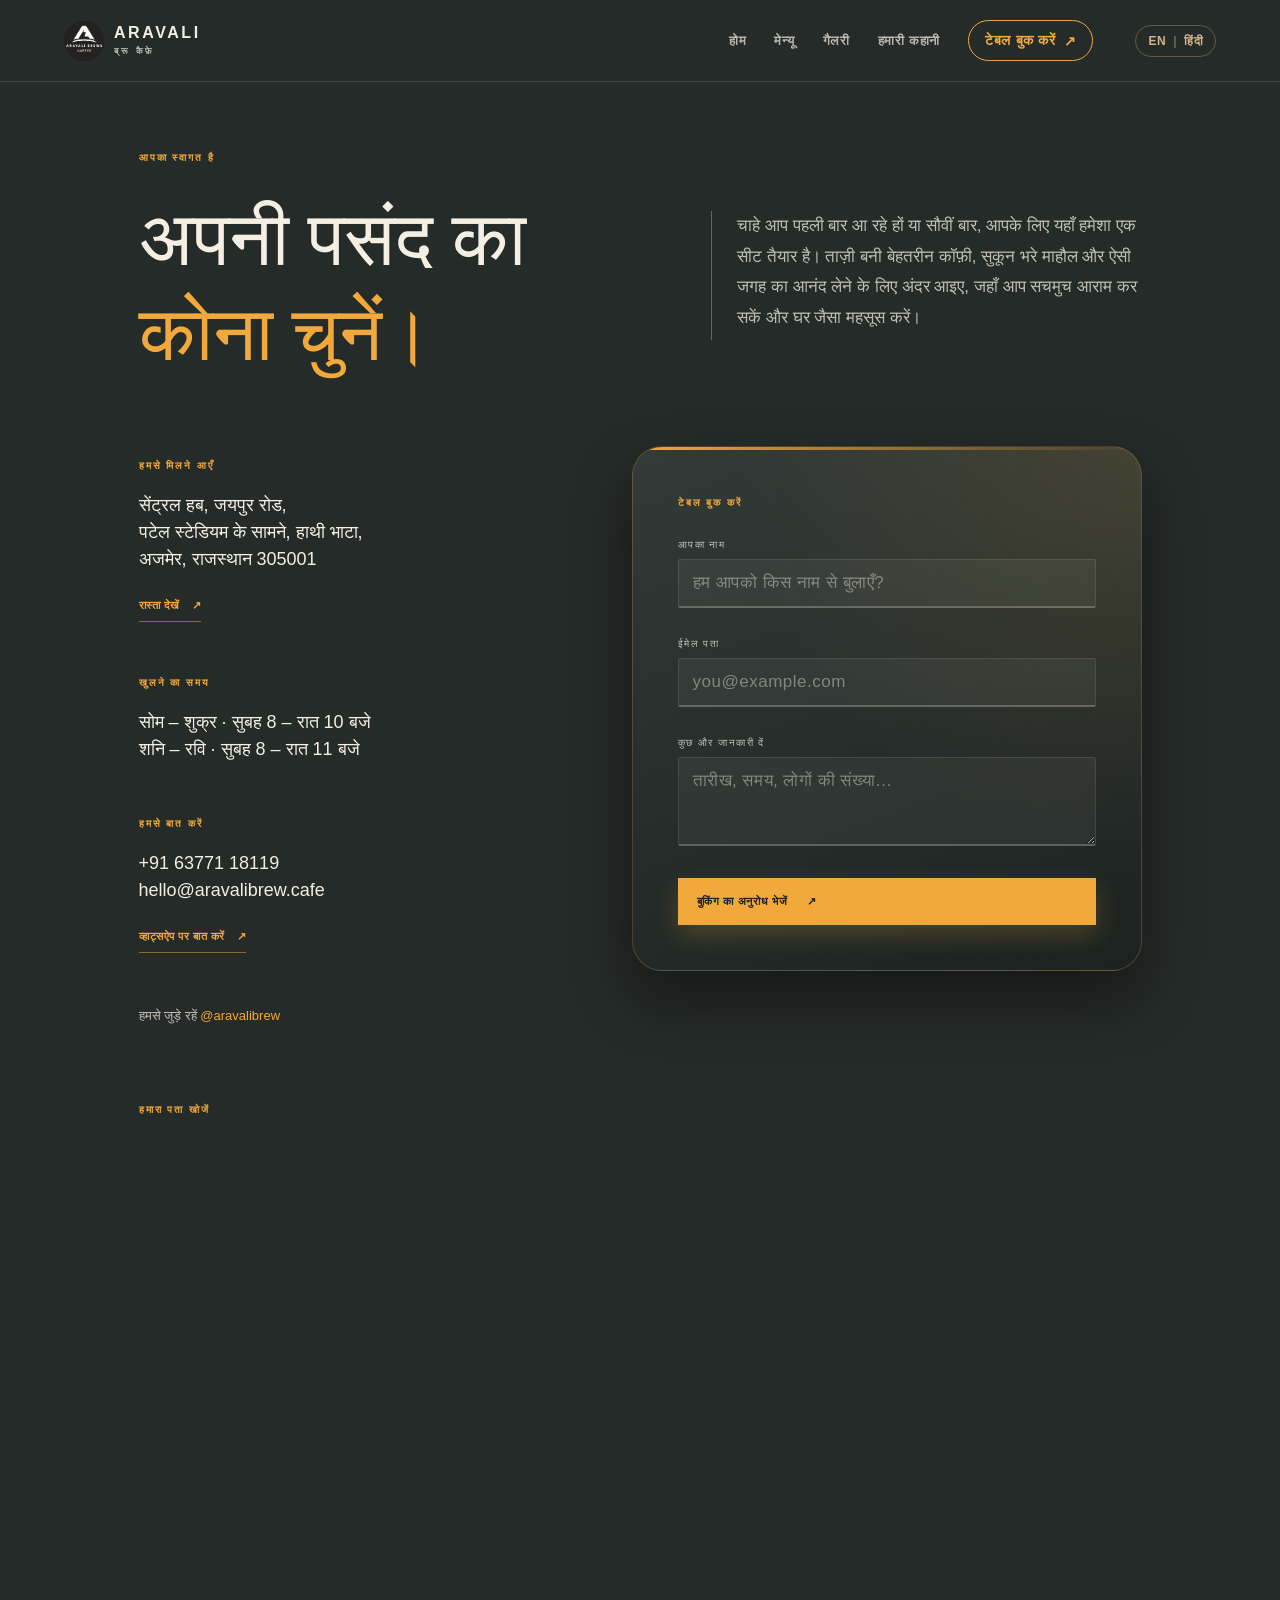
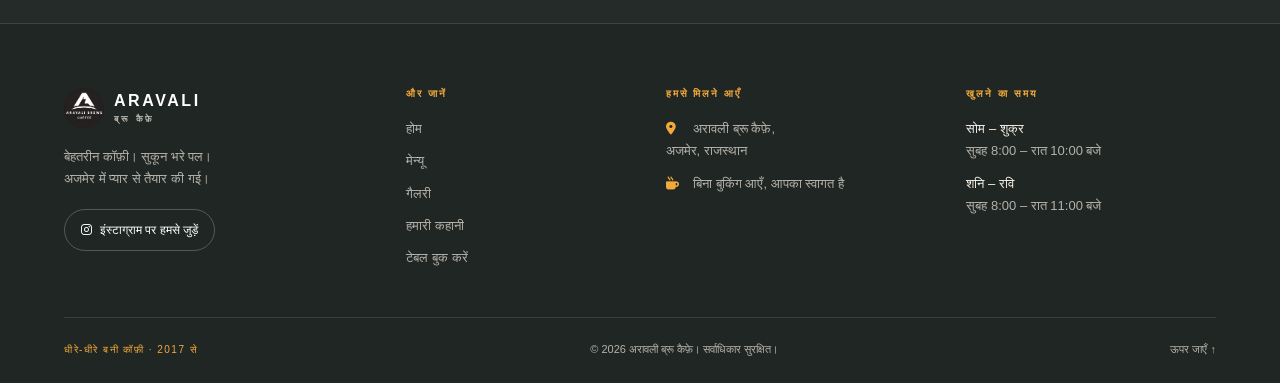
<file: contact-hindi.html>
<!DOCTYPE html>
<html lang="en">
<head>
  <meta charset="UTF-8">
  <meta name="viewport" content="width=device-width, initial-scale=1">
  <title>संपर्क करें | अरावली ब्रू कैफ़े</title>
      <link rel="shortcut icon" href="assets/images/logo.png" type="image/x-icon">

<link rel="stylesheet" href="https://cdnjs.cloudflare.com/ajax/libs/font-awesome/6.5.1/css/all.min.css">
  <link rel="stylesheet" href="./assets/style.css">
  <!-- <link rel="stylesheet" href="./assets/contact.css"> -->
</head>

<body>

<header class="site-header">
  <a class="brand" href="index-hindi.html">
    <img src="./assets/images/logo.png" alt="अरावली ब्रू कैफ़े का लोगो" class="brand-mark">
    <span>ARAVALI<small>ब्रू कैफ़े</small></span>
  </a>

<!--nav-list-->
  <input type="checkbox" id="nav-list" class="nav-list">
  <label for="nav-list" class="hamburger" aria-label="मेन्यू खोलें">
    <span></span>
    <span></span>
    <span></span>
  </label>

  <nav class="main-nav">
    <a  href="index-hindi.html">होम</a>
    <a  href="menu-hindi.html">मेन्यू</a>
    <a href="gallery-hindi.html">गैलरी</a>
    <a href="our-story-hindi.html">हमारी कहानी</a>
    <a class="nav-cta" href="contact-hindi.html">टेबल बुक करें <span>↗</span></a><!-- language -->
    <a href="contact.html" class="language-toggle" lang="hi">
      <span class="lang-en">EN</span>
      <span class="lang-divider">|</span>
      <span class="lang-hi">हिंदी</span>
    </a>
  </nav>
</header>
  <main>

    <!-- Intro -->
    <section class="contact-intro contact-intro-hi">
        <p class="eyebrow">आपका स्वागत है</p>
      <h1>अपनी पसंद का<br><em>कोना चुनें।</em></h1>
      <p class="contact-intro-copy">चाहे आप पहली बार आ रहे हों या सौवीं बार, आपके लिए यहाँ हमेशा एक सीट तैयार है। ताज़ी बनी बेहतरीन कॉफ़ी, सुकून भरे माहौल और ऐसी जगह का आनंद लेने के लिए अंदर आइए, जहाँ आप सचमुच आराम कर सकें और घर जैसा महसूस करें।</p>
    </section>

    <!-- Info + form -->
    <section class="contact-grid">

      <div class="info">

        <div class="info-block">
          <p class="eyebrow">हमसे मिलने आएँ</p>  
          <p class="info-text">सेंट्रल हब, जयपुर रोड,<br>पटेल स्टेडियम के सामने, हाथी भाटा,<br>अजमेर, राजस्थान 305001</p>
          <!-- opens Google Maps directions to the cafe -->
          <a class="text-link" href="https://www.google.com/maps/dir/?api=1&amp;destination=Central+Hub,+Jaipur+Rd,+Hathi+Bhata,+Ajmer,+Rajasthan+305001" target="_blank" rel="noreferrer">रास्ता देखें <span>↗</span></a>
        </div>

        <div class="info-block">
          <p class="eyebrow">खुलने का समय</p>
          <p class="info-text">सोम – शुक्र · सुबह 8 – रात 10 बजे<br>शनि – रवि · सुबह 8 – रात 11 बजे</p>
        </div>

        <div class="info-block">
          <p class="eyebrow">हमसे बात करें</p>
          <p class="info-text"><a href="tel:+916377118119">+91 63771 18119</a><br><a href="mailto:hello@aravalibrew.cafe">hello@aravalibrew.cafe</a></p>
          
          <a class="text-link" href="https://wa.me/916377118119?text=Hi%20Aravali%20Brew%2C%20I%27d%20like%20to%20reserve%20a%20table." target="_blank" rel="noreferrer">व्हाट्सऐप पर बात करें <span>↗</span></a>
        </div>

        <a class="social" href="https://instagram.com/aravalibrews/" target="_blank" rel="noreferrer">

          <span>हमसे जुड़े रहें <b>@aravalibrew</b></span>
        </a>

      </div>

      <form class="form-card" action="#" method="post">
        <p class="eyebrow">टेबल बुक करें</p>

        <div class="field">
          <label for="name">आपका नाम</label>
          <input id="name" type="text" name="name" placeholder="हम आपको किस नाम से बुलाएँ?" required>
        </div>

        <div class="field">
          <label for="email">ईमेल पता</label>
          <input id="email" type="email" name="email" placeholder="you@example.com" required>
        </div>

        <div class="field">
          <label for="more">कुछ और जानकारी दें</label>
          <textarea id="more" name="message" rows="3" placeholder="तारीख, समय, लोगों की संख्या…"></textarea>
        </div>

        <button type="submit">बुकिंग का अनुरोध भेजें <span>↗</span></button>
      </form>

    </section>

    <!-- google map -->
    <section class="map-section">
      <p class="eyebrow">हमारा पता खोजें</p>
      <iframe class="map-frame" title="अजमेर में अरावली ब्रू कैफ़े का नक्शा" src="https://maps.google.com/maps?q=Central+Hub,+Jaipur+Rd,+Hathi+Bhata,+Ajmer,+Rajasthan+305001&amp;output=embed" loading="lazy" referrerpolicy="no-referrer-when-downgrade" allowfullscreen></iframe>
    </section>

  </main>

  
  <footer class="site-footer">
    <div class="footer-top">

      <div class="footer-col footer-about">
        <a class="brand" href="index-hindi.html">
          <img src="./assets/images/logo.png" alt="अरावली ब्रू कैफ़े का लोगो" class="brand-mark">
          <span>ARAVALI<small>ब्रू कैफ़े</small></span>
        </a>
        <p>बेहतरीन कॉफ़ी। सुकून भरे पल।<br>अजमेर में प्यार से तैयार की गई।</p>
        <a class="footer-social" href="https://www.instagram.com/aravalibrews/" target="_blank" rel="noreferrer">
          <i class="fab fa-instagram fa-1.5x"></i>इंस्टाग्राम पर हमसे जुड़ें
        </a>
      </div>

      <div class="footer-col">
        <h2>और जानें</h2>
        <div class="footer-links">
          <a href="index-hindi.html">होम</a>
          <a href="menu-hindi.html">मेन्यू</a>
          <a href="gallery-hindi.html">गैलरी</a>
          <a href="our-story-hindi.html">हमारी कहानी</a>
          <a href="contact-hindi.html">टेबल बुक करें</a>
        </div>
      </div>

      <div class="footer-col">
        <h2>हमसे मिलने आएँ</h2>
        <p><i class="fa-solid fa-location-dot"></i> अरावली ब्रू कैफ़े,<br>अजमेर, राजस्थान</p>
        <p><i class="fa-solid fa-mug-hot"></i> बिना बुकिंग आएँ, आपका स्वागत है</p>
      </div>

      <div class="footer-col">
        <h2>खुलने का समय</h2>
        <p><span>सोम – शुक्र</span> सुबह 8:00 – रात 10:00 बजे</p>
        <p><span>शनि – रवि</span> सुबह 8:00 – रात 11:00 बजे</p>
      </div>

    </div>

    <div class="footer-bottom">
      <span class="footer-tag">धीरे-धीरे बनी कॉफ़ी · 2017 से</span>
      <span>© 2026 अरावली ब्रू कैफ़े। सर्वाधिकार सुरक्षित।</span>
      <a href="#top">ऊपर जाएँ ↑</a>
    </div>
  </footer>
</body>
</html>
</file>
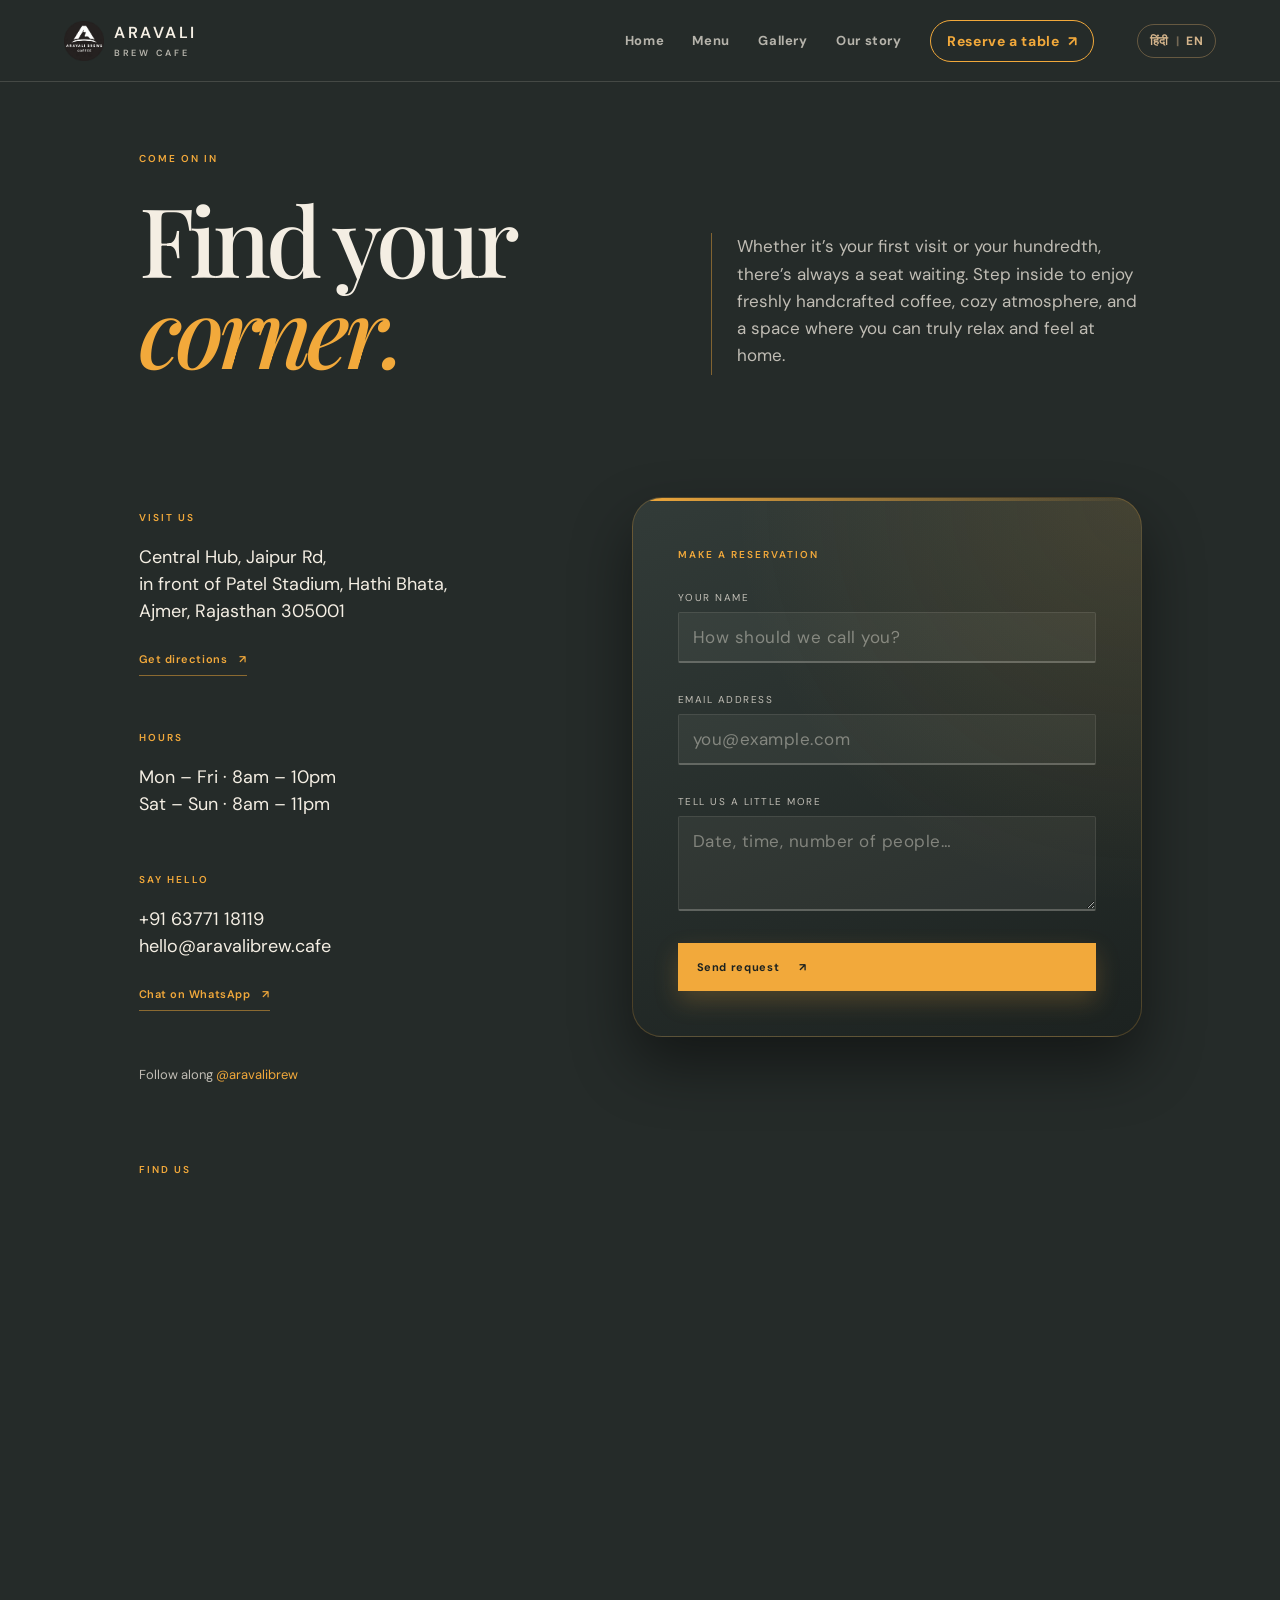
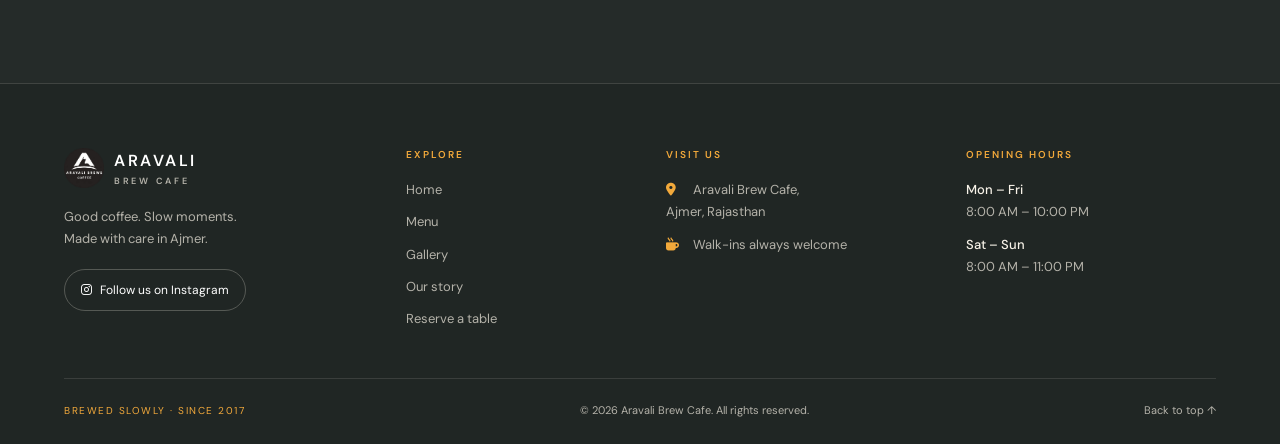
<file: contact.html>
<!DOCTYPE html>
<html lang="en">
<head>
  <meta charset="UTF-8">
  <meta name="viewport" content="width=device-width, initial-scale=1">
  <title>Contact | Aravali Brew Cafe</title>
      <link rel="shortcut icon" href="assets/images/logo.png" type="image/x-icon">
        <link href="https://fonts.googleapis.com/css2?family=Playfair+Display:ital,wght@0,500;1,500&family=DM+Sans:wght@400;500;600&display=swap" rel="stylesheet">

<link rel="stylesheet" href="https://cdnjs.cloudflare.com/ajax/libs/font-awesome/6.5.1/css/all.min.css">
  <link rel="stylesheet" href="./assets/style.css">
  <!-- <link rel="stylesheet" href="./assets/contact.css"> -->
</head>

<body>

<header class="site-header">
  <a class="brand" href="index.html">
    <img src="./assets/images/logo.png" alt="Aravali Brew Cafe logo" class="brand-mark">
    <span>ARAVALI<small>BREW CAFE</small></span>
  </a>

<!--nav-list-->
  <input type="checkbox" id="nav-list" class="nav-list">
  <label for="nav-list" class="hamburger" aria-label="Open menu">
    <span></span>
    <span></span>
    <span></span>
  </label>

  <nav class="main-nav">
    <a  href="index.html">Home</a>
    <a  href="menu.html">Menu</a>
    <a href="gallery.html">Gallery</a>
    <a href="our-story.html">Our story</a>
    <a class="nav-cta" href="contact.html">Reserve a table <span>↗</span></a>
    <!-- language -->
    <a href="contact-hindi.html" class="language-toggle" lang="hi">
      <span class="lang-hi">हिंदी</span>
      <span class="lang-divider">|</span>
      <span class="lang-en">EN</span>
    </a>
  </nav>
</header>
  <main>

    <!-- Intro -->
    <section class="contact-intro">
      <p class="eyebrow">Come on in</p>
      <h1>Find your<br><em>corner.</em></h1>
      <p class="contact-intro-copy">Whether it’s your first visit or your hundredth, there’s always a seat waiting. Step inside to enjoy freshly handcrafted coffee, cozy atmosphere, and a space where you can truly relax and feel at home.</p>
    </section>

    <!-- Info + form -->
    <section class="contact-grid">

      <div class="info">

        <div class="info-block">
          <p class="eyebrow">Visit us</p>  
          <p class="info-text">Central Hub, Jaipur Rd,<br>in front of Patel Stadium, Hathi Bhata,<br>Ajmer, Rajasthan 305001</p>
          <!-- opens Google Maps directions to the cafe -->
          <a class="text-link" href="https://www.google.com/maps/dir/?api=1&amp;destination=Central+Hub,+Jaipur+Rd,+Hathi+Bhata,+Ajmer,+Rajasthan+305001" target="_blank" rel="noreferrer">Get directions <span>↗</span></a>
        </div>

        <div class="info-block">
          <p class="eyebrow">Hours</p>
          <p class="info-text">Mon – Fri · 8am – 10pm<br>Sat – Sun · 8am – 11pm</p>
        </div>

        <div class="info-block">
          <p class="eyebrow">Say hello</p>
          <p class="info-text"><a href="tel:+916377118119">+91 63771 18119</a><br><a href="mailto:hello@aravalibrew.cafe">hello@aravalibrew.cafe</a></p>
          
          <a class="text-link" href="https://wa.me/916377118119?text=Hi%20Aravali%20Brew%2C%20I%27d%20like%20to%20reserve%20a%20table." target="_blank" rel="noreferrer">Chat on WhatsApp <span>↗</span></a>
        </div>

        <a class="social" href="https://instagram.com/aravalibrews/" target="_blank" rel="noreferrer">

          <span>Follow along <b>@aravalibrew</b></span>
        </a>

      </div>

      <form class="form-card" action="#" method="post">
        <p class="eyebrow">Make a reservation</p>

        <div class="field">
          <label for="name">Your name</label>
          <input id="name" type="text" name="name" placeholder="How should we call you?" required>
        </div>

        <div class="field">
          <label for="email">Email address</label>
          <input id="email" type="email" name="email" placeholder="you@example.com" required>
        </div>

        <div class="field">
          <label for="more">Tell us a little more</label>
          <textarea id="more" name="message" rows="3" placeholder="Date, time, number of people…"></textarea>
        </div>

        <button type="submit">Send request <span>↗</span></button>
      </form>

    </section>

    <!-- google map -->
    <section class="map-section">
      <p class="eyebrow">Find us</p>
      <iframe class="map-frame" title="Map showing Aravali Brew Cafe in Ajmer" src="https://maps.google.com/maps?q=Central+Hub,+Jaipur+Rd,+Hathi+Bhata,+Ajmer,+Rajasthan+305001&amp;output=embed" loading="lazy" referrerpolicy="no-referrer-when-downgrade" allowfullscreen></iframe>
    </section>

  </main>

  
  <footer class="site-footer">
    <div class="footer-top">

      <div class="footer-col footer-about">
        <a class="brand" href="index.html">
          <img src="./assets/images/logo.png" alt="Aravali Brew Cafe logo" class="brand-mark">
          <span>ARAVALI<small>BREW CAFE</small></span>
        </a>
        <p>Good coffee. Slow moments.<br>Made with care in Ajmer.</p>
        <a class="footer-social" href="https://www.instagram.com/aravalibrews/" target="_blank" rel="noreferrer">
          <i class="fab fa-instagram fa-1.5x"></i>Follow us on Instagram
        </a>
      </div>

      <div class="footer-col">
        <h2>Explore</h2>
        <div class="footer-links">
          <a href="index.html">Home</a>
          <a href="menu.html">Menu</a>
          <a href="gallery.html">Gallery</a>
          <a href="our-story.html">Our story</a>
          <a href="contact.html">Reserve a table</a>
        </div>
      </div>

      <div class="footer-col">
        <h2>Visit us</h2>
        <p><i class="fa-solid fa-location-dot"></i> Aravali Brew Cafe,<br>Ajmer, Rajasthan</p>
        <p><i class="fa-solid fa-mug-hot"></i> Walk-ins always welcome</p>
      </div>

      <div class="footer-col">
        <h2>Opening hours</h2>
        <p><span>Mon – Fri</span> 8:00 AM – 10:00 PM</p>
        <p><span>Sat – Sun</span> 8:00 AM – 11:00 PM</p>
      </div>

    </div>

    <div class="footer-bottom">
      <span class="footer-tag">Brewed slowly · Since 2017</span>
      <span>© 2026 Aravali Brew Cafe. All rights reserved.</span>
      <a href="#top">Back to top ↑</a>
    </div>
  </footer>
</body>
</html>
</file>
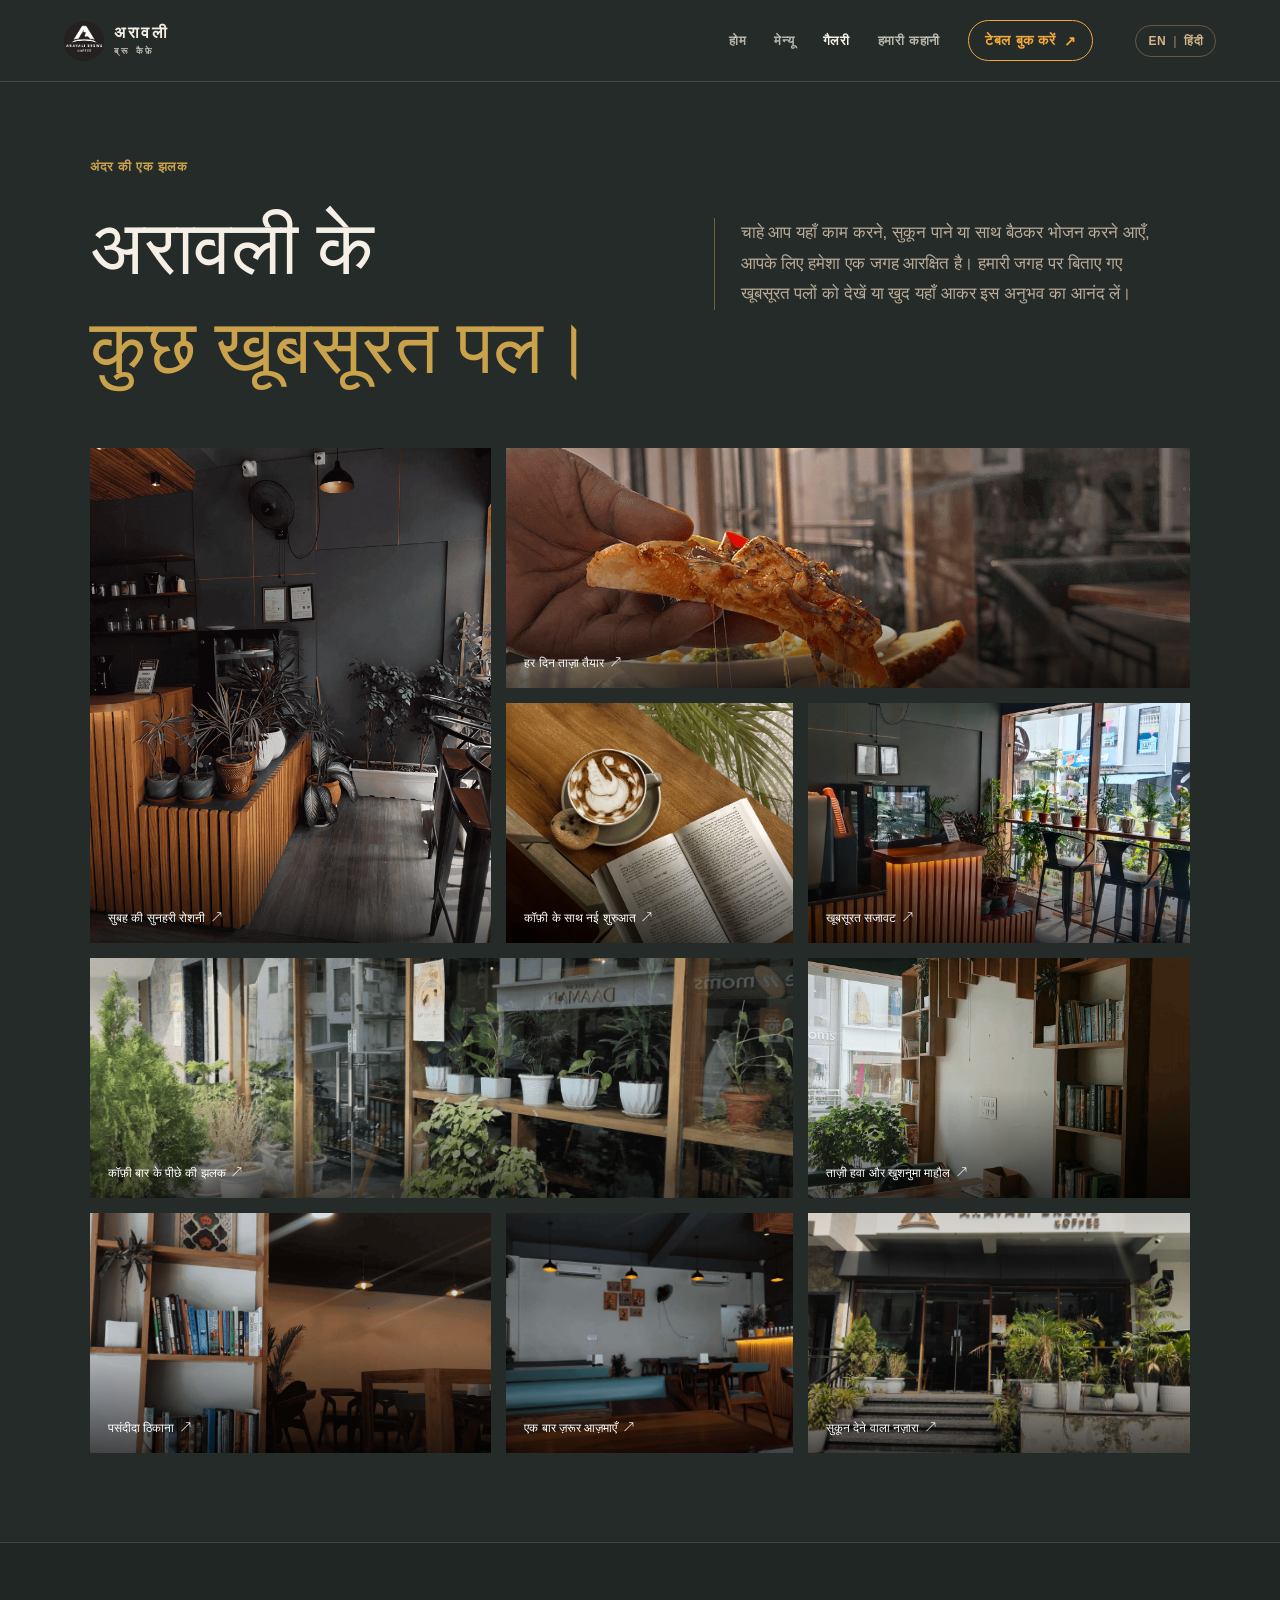
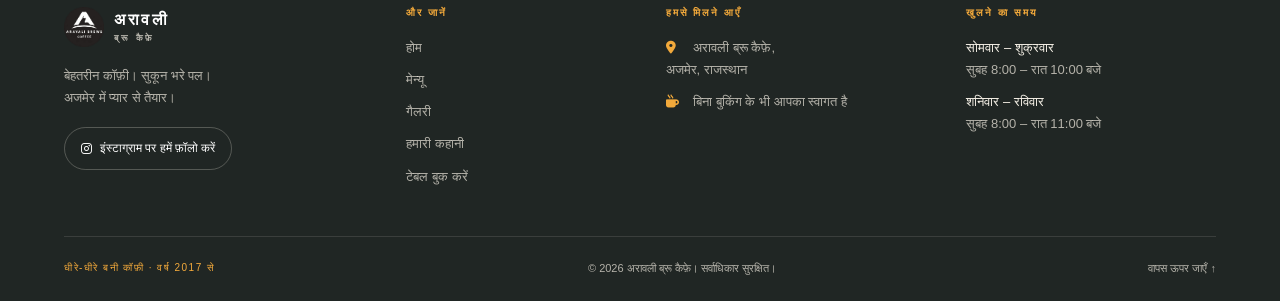
<file: gallery-hindi.html>
<!DOCTYPE html>
<html lang="en">
<head>
  <meta charset="UTF-8">
  <meta name="viewport" content="width=device-width, initial-scale=1.0">
  <title>गैलरी - अरावली ब्रू कैफ़े</title>
      <link rel="shortcut icon" href="assets/images/logo.png" type="image/x-icon">

<link rel="stylesheet" href="https://cdnjs.cloudflare.com/ajax/libs/font-awesome/6.5.1/css/all.min.css">
  <link rel="stylesheet" href="assets/style.css">
  <!-- <link rel="stylesheet" href="assets/gallery.css"> -->
</head>
<body>

  <!-- header -->
<header class="site-header">
  <a class="brand" href="index-hindi.html">
    <img src="assets/images/logo.png" alt="अरावली ब्रू कैफ़े का लोगो" class="brand-mark">
    <span>अरावली<small>ब्रू कैफ़े</small></span>
  </a>

<!--nav-list-->
  <input type="checkbox" id="nav-list" class="nav-list">
  <label for="nav-list" class="hamburger" aria-label="मेन्यू खोलें">
    <span></span>
    <span></span>
    <span></span>
  </label>

  <nav class="main-nav">
    <a  href="index-hindi.html">होम</a>
    <a  href="menu-hindi.html">मेन्यू</a>
    <a class="active" href="gallery-hindi.html">गैलरी</a>
    <a href="our-story-hindi.html">हमारी कहानी</a>
    <a class="nav-cta" href="contact-hindi.html">टेबल बुक करें <span>↗</span></a>
    <!-- language -->
    <a href="gallery.html" class="language-toggle" lang="en">
      <span class="lang-en">EN</span>
      <span class="lang-divider">|</span>
      <span class="lang-hi">हिंदी</span>
    </a>
  </nav>
</header>
  <!-- hero -->
  <section class="hero-hi">
    <p class="label-hi">अंदर की एक झलक</p>
    <h1>अरावली के <em>कुछ खूबसूरत पल।</em></h1>
    <p class="intro-hi">चाहे आप यहाँ काम करने, सुकून पाने या साथ बैठकर भोजन करने आएँ, आपके लिए हमेशा एक जगह आरक्षित है। हमारी जगह पर बिताए गए खूबसूरत पलों को देखें या खुद यहाँ आकर इस अनुभव का आनंद लें।
    </p>
  </section>

  <!-- gallery -->
  <section class="gallery">
    <a href="#" class="card c1 tall">
      <span class="caption">सुबह की सुनहरी रोशनी &nbsp;&#8599;</span>
    </a>
    <a href="#" class="card c2 wide">
      <span class="caption">हर दिन ताज़ा तैयार &nbsp;&#8599;</span>
    </a>
    <a href="#" class="card c3">
      <span class="caption">कॉफ़ी के साथ नई शुरुआत &nbsp;&#8599;</span>
    </a>
    <a href="#" class="card c9">
      <span class="caption">खूबसूरत सजावट &nbsp;&#8599;</span>
    </a>
    <a href="#" class="card c4 wide2">
      <span class="caption">कॉफ़ी बार के पीछे की झलक &nbsp;&#8599;</span>
    </a>
    <a href="#" class="card c5">
      <span class="caption">ताज़ी हवा और खुशनुमा माहौल &nbsp;&#8599;</span>
    </a>
    <a href="#" class="card c6">
      <span class="caption">पसंदीदा ठिकाना &nbsp;&#8599;</span>
    </a>
    <a href="#" class="card c7">
      <span class="caption">एक बार ज़रूर आज़माएँ &nbsp;&#8599;</span>
    </a>
    <a href="#" class="card c8">
      <span class="caption">सुकून देने वाला नज़ारा &nbsp;&#8599;</span>
    </a>
  </section>

  <!-- footer -->

  
  <footer class="site-footer">
    <div class="footer-top">

      <div class="footer-col footer-about">
        <a class="brand" href="index-hindi.html">
          <img src="assets/images/logo.png" alt="अरावली ब्रू कैफ़े का लोगो" class="brand-mark">
          <span>अरावली<small>ब्रू कैफ़े</small></span>
        </a>
        <p>बेहतरीन कॉफ़ी। सुकून भरे पल।<br>अजमेर में प्यार से तैयार।</p>
        <a class="footer-social" href="https://www.instagram.com/aravalibrews/" target="_blank" rel="noreferrer">
          <i class="fab fa-instagram fa-1.5x"></i>इंस्टाग्राम पर हमें फ़ॉलो करें
        </a>
      </div>

      <div class="footer-col">
        <h2>और जानें</h2>
        <div class="footer-links">
          <a href="index-hindi.html">होम</a>
          <a href="menu-hindi.html">मेन्यू</a>
          <a href="gallery-hindi.html">गैलरी</a>
          <a href="our-story-hindi.html">हमारी कहानी</a>
          <a href="contact-hindi.html">टेबल बुक करें</a>
        </div>
      </div>

      <div class="footer-col">
        <h2>हमसे मिलने आएँ</h2>
        <p><i class="fa-solid fa-location-dot"></i> अरावली ब्रू कैफ़े,<br>अजमेर, राजस्थान</p>
        <p><i class="fa-solid fa-mug-hot"></i> बिना बुकिंग के भी आपका स्वागत है</p>
      </div>

      <div class="footer-col">
        <h2>खुलने का समय</h2>
        <p><span>सोमवार – शुक्रवार</span> सुबह 8:00 – रात 10:00 बजे</p>
        <p><span>शनिवार – रविवार</span> सुबह 8:00 – रात 11:00 बजे</p>
      </div>

    </div>

    <div class="footer-bottom">
      <span class="footer-tag">धीरे-धीरे बनी कॉफ़ी · वर्ष 2017 से</span>
      <span>© 2026 अरावली ब्रू कैफ़े। सर्वाधिकार सुरक्षित।</span>
      <a href="#top">वापस ऊपर जाएँ ↑</a>
    </div>
  </footer>
</body>
</html>
</file>
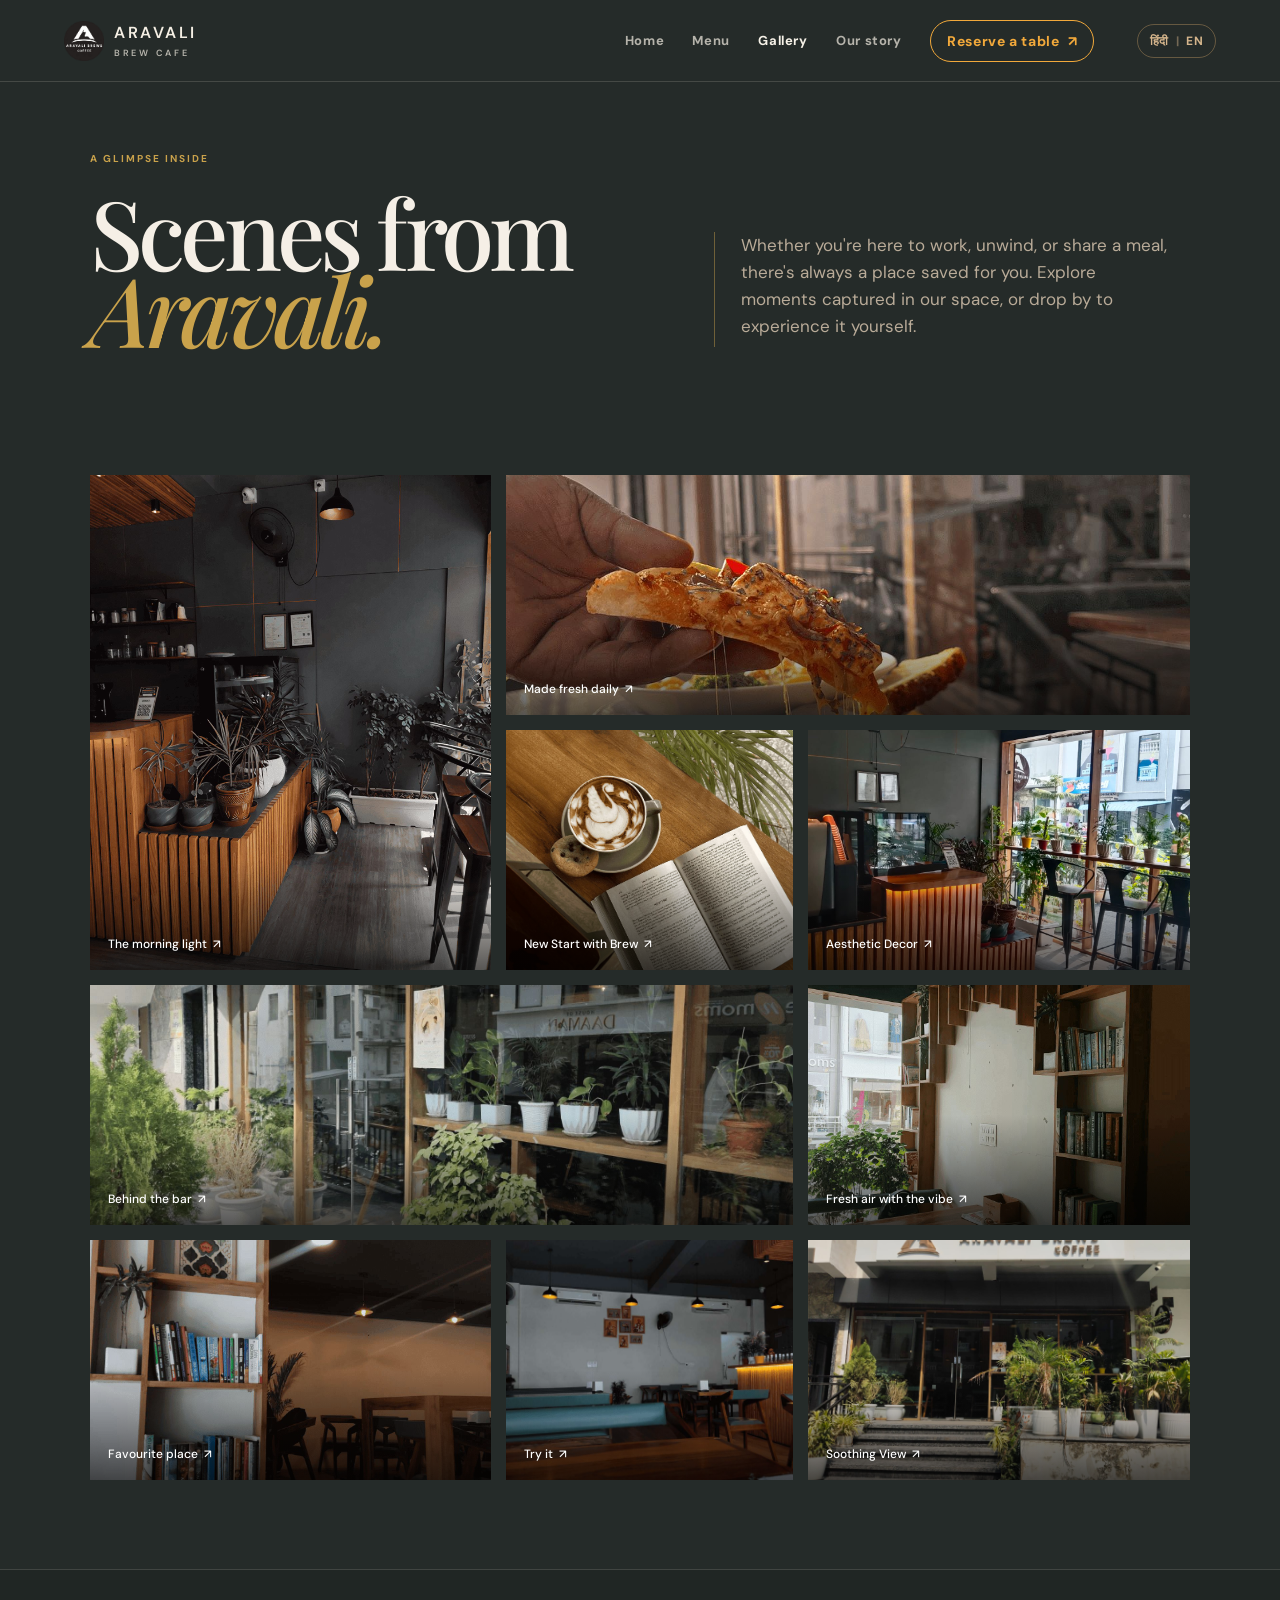
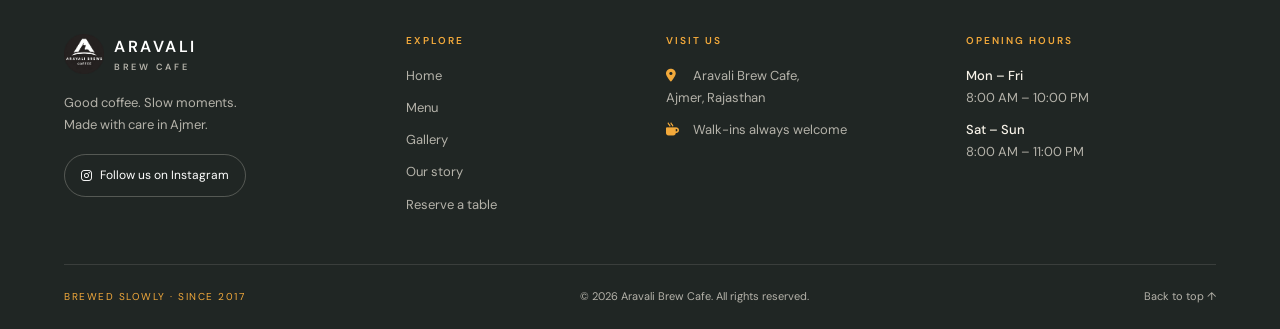
<file: gallery.html>
<!DOCTYPE html>
<html lang="en">
<head>
  <meta charset="UTF-8">
  <meta name="viewport" content="width=device-width, initial-scale=1.0">
  <title>Gallery - Aravali Brew Cafe</title>
      <link rel="shortcut icon" href="assets/images/logo.png" type="image/x-icon">
      <link href="https://fonts.googleapis.com/css2?family=Playfair+Display:ital,wght@0,500;1,500&family=DM+Sans:wght@400;500;600&display=swap" rel="stylesheet">

<link rel="stylesheet" href="https://cdnjs.cloudflare.com/ajax/libs/font-awesome/6.5.1/css/all.min.css">  
<link rel="stylesheet" href="assets/style.css">
  <!-- <link rel="stylesheet" href="assets/gallery.css"> -->
</head>
<body>

  <!-- header -->
<header class="site-header">
  <a class="brand" href="index.html">
    <img src="assets/images/logo.png" alt="Aravali Brew Cafe logo" class="brand-mark">
    <span>ARAVALI<small>BREW CAFE</small></span>
  </a>

<!--nav-list-->
  <input type="checkbox" id="nav-list" class="nav-list">
  <label for="nav-list" class="hamburger" aria-label="Open menu">
    <span></span>
    <span></span>
    <span></span>
  </label>

  <nav class="main-nav">
    <a  href="index.html">Home</a>
    <a  href="menu.html">Menu</a>
    <a class="active" href="gallery.html">Gallery</a>
    <a href="our-story.html">Our story</a>
    <a class="nav-cta" href="contact.html">Reserve a table <span>↗</span></a>
    <!-- language -->
    <a href="gallery-hindi.html" class="language-toggle" lang="hi">
      <span class="lang-hi">हिंदी</span>
      <span class="lang-divider">|</span>
      <span class="lang-en">EN</span>
    </a>
  </nav>
</header>
  <!-- hero -->
  <section class="hero-g">
    <p class="label">A GLIMPSE INSIDE</p>
    <h1>Scenes from <em>Aravali.</em></h1>
    <p class="intro">Whether you're here to work, unwind, or share a meal, there's always a place saved for you. Explore moments captured in our space, or drop by to experience it yourself.   
    </p>
  </section>

  <!-- gallery -->
  <section class="gallery">
    <a href="#" class="card c1 tall">
      <span class="caption">The morning light &nbsp;&#8599;</span>
    </a>
    <a href="#" class="card c2 wide">
      <span class="caption">Made fresh daily &nbsp;&#8599;</span>
    </a>
    <a href="#" class="card c3">
      <span class="caption">New Start with Brew &nbsp;&#8599;</span>
    </a>
    <a href="#" class="card c9">
      <span class="caption">Aesthetic Decor &nbsp;&#8599;</span>
    </a>
    <a href="#" class="card c4 wide2">
      <span class="caption">Behind the bar &nbsp;&#8599;</span>
    </a>
    <a href="#" class="card c5">
      <span class="caption">Fresh air with the vibe &nbsp;&#8599;</span>
    </a>
    <a href="#" class="card c6">
      <span class="caption">Favourite place &nbsp;&#8599;</span>
    </a>
    <a href="#" class="card c7">
      <span class="caption">Try it &nbsp;&#8599;</span>
    </a>
    <a href="#" class="card c8">
      <span class="caption">Soothing View &nbsp;&#8599;</span>
    </a>
  </section>

  <!-- footer -->

  
  <footer class="site-footer">
    <div class="footer-top">

      <div class="footer-col footer-about">
        <a class="brand" href="index.html">
          <img src="assets/images/logo.png" alt="Aravali Brew Cafe logo" class="brand-mark">
          <span>ARAVALI<small>BREW CAFE</small></span>
        </a>
        <p>Good coffee. Slow moments.<br>Made with care in Ajmer.</p>
        <a class="footer-social" href="https://www.instagram.com/aravalibrews/" target="_blank" rel="noreferrer">
          <i class="fab fa-instagram fa-1.5x"></i>Follow us on Instagram
        </a>
      </div>

      <div class="footer-col">
        <h2>Explore</h2>
        <div class="footer-links">
          <a href="index.html">Home</a>
          <a href="menu.html">Menu</a>
          <a href="gallery.html">Gallery</a>
          <a href="our-story.html">Our story</a>
          <a href="contact.html">Reserve a table</a>
        </div>
      </div>

      <div class="footer-col">
        <h2>Visit us</h2>
        <p><i class="fa-solid fa-location-dot"></i> Aravali Brew Cafe,<br>Ajmer, Rajasthan</p>
        <p><i class="fa-solid fa-mug-hot"></i> Walk-ins always welcome</p>
      </div>

      <div class="footer-col">
        <h2>Opening hours</h2>
        <p><span>Mon – Fri</span> 8:00 AM – 10:00 PM</p>
        <p><span>Sat – Sun</span> 8:00 AM – 11:00 PM</p>
      </div>

    </div>

    <div class="footer-bottom">
      <span class="footer-tag">Brewed slowly · Since 2017</span>
      <span>© 2026 Aravali Brew Cafe. All rights reserved.</span>
      <a href="#top">Back to top ↑</a>
    </div>
  </footer>
</body>
</html>
</file>
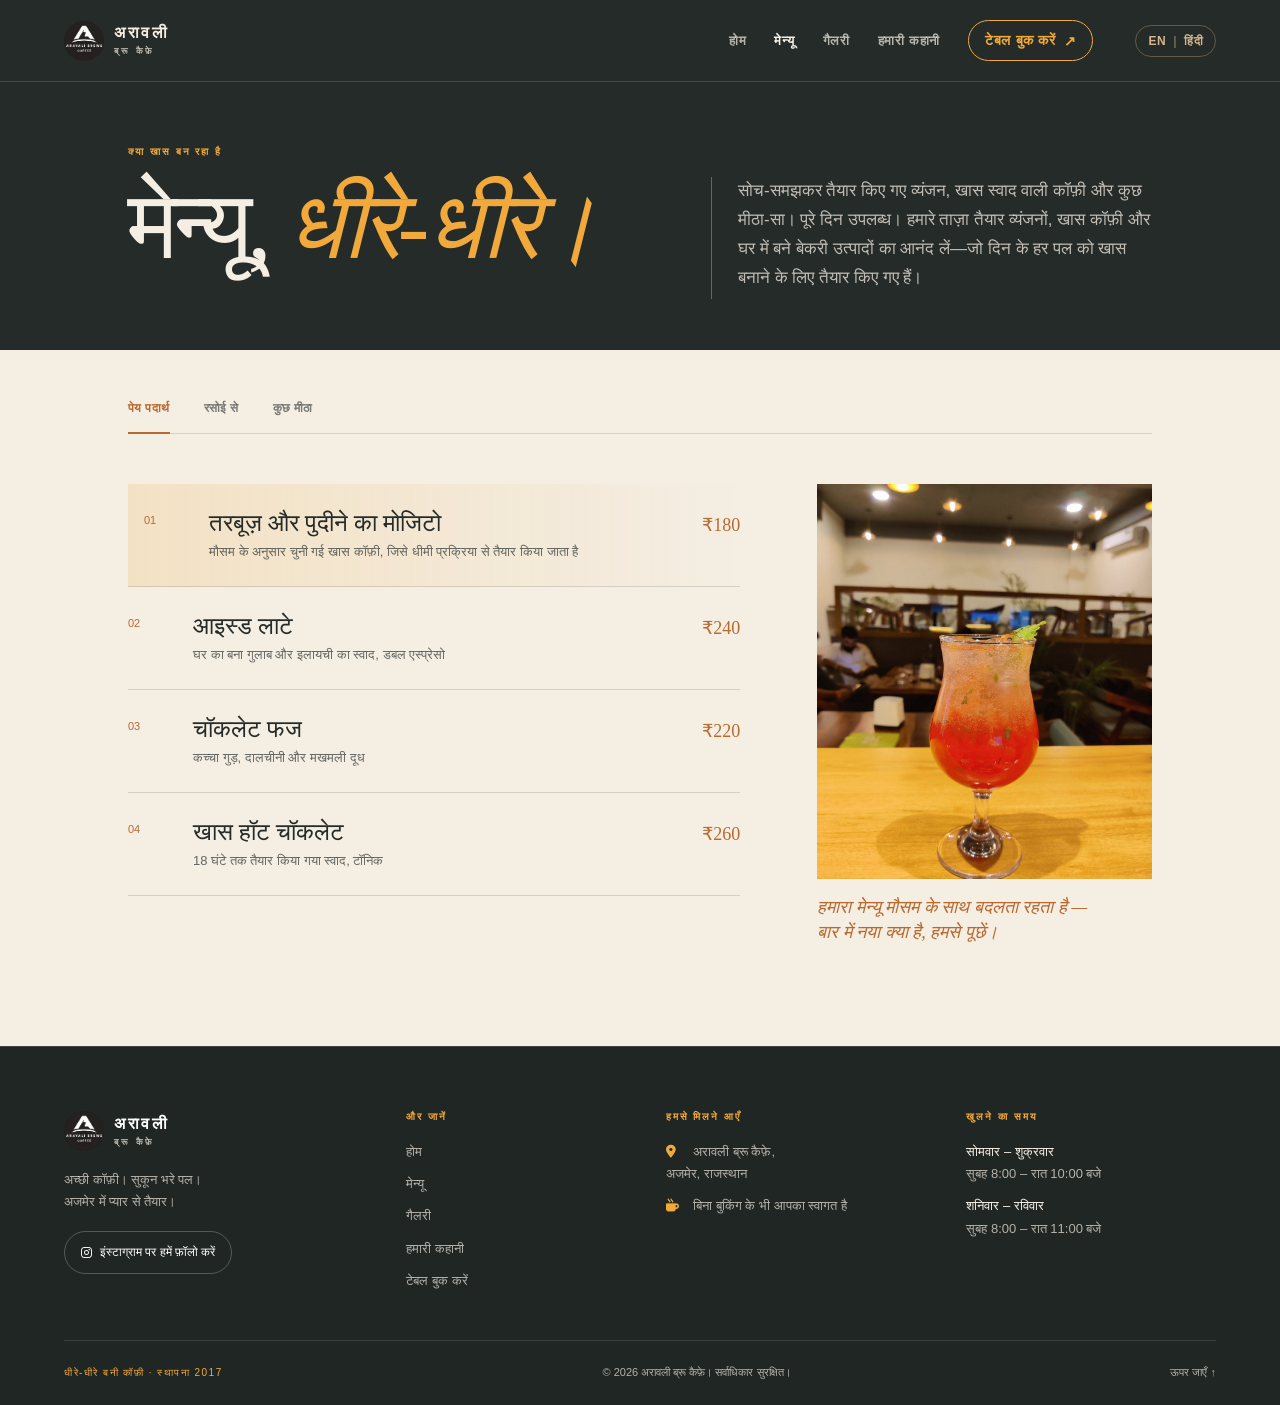
<file: menu-hindi.html>
<!DOCTYPE html>
<html lang="en">
<head>
  <meta charset="UTF-8">
  <meta name="viewport" content="width=device-width, initial-scale=1">
  <title>मेन्यू | अरावली ब्रू कैफ़े</title>
  <link rel="shortcut icon" href="assets/images/logo.png" type="image/x-icon">

  <link rel="stylesheet" href="https://cdnjs.cloudflare.com/ajax/libs/font-awesome/6.5.1/css/all.min.css">
  <!-- <link rel="stylesheet" href="assets/menu.css"> -->
  <link rel="stylesheet" href="assets/style.css">
</head>

<body>
<header class="site-header">
  <a class="brand" href="index-hindi.html">
    <img src="assets/images/logo.png" alt="अरावली ब्रू कैफ़े का लोगो" class="brand-mark">
    <span>अरावली<small>ब्रू कैफ़े</small></span>
  </a>

<!--nav-list-->
  <input type="checkbox" id="nav-list" class="nav-list">
  <label for="nav-list" class="hamburger" aria-label="मेन्यू खोलें">
    <span></span>
    <span></span>
    <span></span>
  </label>

  <nav class="main-nav">
    <a href="index-hindi.html">होम</a>
    <a class="active" href="menu-hindi.html">मेन्यू</a>
    <a href="gallery-hindi.html">गैलरी</a>
    <a href="our-story-hindi.html">हमारी कहानी</a>
    <a class="nav-cta" href="contact-hindi.html">टेबल बुक करें <span>↗</span></a>
    <!-- language -->
    <a href="menu.html" class="language-toggle" lang="en">
      <span class="lang-en">EN</span>
      <span class="lang-divider">|</span>
      <span class="lang-hi">हिंदी</span>
    </a>
  </nav>
</header>

  <main>

    <section class="page-intro">
      <p class="eyebrow">क्या खास बन रहा है</p>
      <h1>मेन्यू, <em>धीरे-धीरे।</em></h1>
      <p class="intro-copy">सोच-समझकर तैयार किए गए व्यंजन, खास स्वाद वाली कॉफ़ी और कुछ मीठा-सा। पूरे दिन उपलब्ध। हमारे ताज़ा तैयार व्यंजनों, खास कॉफ़ी और घर में बने बेकरी उत्पादों का आनंद लें—जो दिन के हर पल को खास बनाने के लिए तैयार किए गए हैं।</p>
      
    </section>


    <section class="menu-section">

      <!-- रसोई -->
      <div class="panel" id="kitchen">
        <input class="pick-1" type="radio" name="kitchen-pick" id="k1" checked>
        <input class="pick-2" type="radio" name="kitchen-pick" id="k2">
        <input class="pick-3" type="radio" name="kitchen-pick" id="k3">
        <input class="pick-4" type="radio" name="kitchen-pick" id="k4">

        <ul class="menu-list">
          <li><label class="menu-item item-1" for="k1">
            <span class="menu-number">01</span>
            <span class="menu-text"><span class="menu-name">ब्राउन राइस और सब्ज़ियों का सलाद</span><span class="menu-desc">गरम ब्राउन राइस और सब्ज़ियों का बाउल, हर्ब्स वाला ब्राउन राइस सलाद</span></span>
            <span class="menu-price">₹240</span>
          </label></li>
          <li><label class="menu-item item-2" for="k2">
            <span class="menu-number">02</span>
            <span class="menu-text"><span class="menu-name">लहसुन और हरा धनिया</span><span class="menu-desc">लहसुन-धनिये की फ्लैटब्रेड, चीज़ और हर्ब्स वाली पीडे ब्रेड</span></span>
            <span class="menu-price">₹210</span>
          </label></li>
          <li><label class="menu-item item-3" for="k3">
            <span class="menu-number">03</span>
            <span class="menu-text"><span class="menu-name">पेस्टो स्पेगेटी</span><span class="menu-desc">तुलसी पेस्टो स्पेगेटी, क्रीमी पेस्टो स्पेगेटी</span></span>
            <span class="menu-price">₹290</span>
          </label></li>
          <li><label class="menu-item item-4" for="k4">
            <span class="menu-number">04</span>
            <span class="menu-text"><span class="menu-name">क्विनोआ सलाद</span><span class="menu-desc">मेडिटेरेनियन क्विनोआ सलाद, ग्रीक क्विनोआ बाउल।</span></span>
            <span class="menu-price">₹320</span>
          </label></li>
        </ul>

        <figure class="menu-aside">
          <div class="menu-photo">
            <img class="photo-1" src="./assets/images/menu/food1.jpg" alt="ब्राउन राइस">
            <img class="photo-2" src="./assets/images/menu/food6.jpg" alt="लहसुन और हरा धनिया">
            <img class="photo-3" src="./assets/images/menu/food3.jpg" alt="पेस्टो स्पेगेटी">
            <img class="photo-4" src="./assets/images/menu/food4.jpg" alt="क्विनोआ सलाद">
          </div>
          <figcaption>रसोई का हर व्यंजन रोज़ सुबह ताज़ा और बिल्कुल शुरुआत से तैयार किया जाता है।</figcaption>
        </figure>
      </div>

      <!-- मिठाइयाँ -->
      <div class="panel" id="sweet">
        <input class="pick-1" type="radio" name="sweet-pick" id="s1" checked>
        <input class="pick-2" type="radio" name="sweet-pick" id="s2">
        <input class="pick-3" type="radio" name="sweet-pick" id="s3">
        <input class="pick-4" type="radio" name="sweet-pick" id="s4">

        <ul class="menu-list">
          <li><label class="menu-item item-1" for="s1">
            <span class="menu-number">01</span>
            <span class="menu-text"><span class="menu-name">मैंगो स्मूदी बाउल</span><span class="menu-desc">गाढ़े आम की स्मूदी का बेस, पंखे के आकार में सजाए गए ताज़े आम के टुकड़े</span></span>
            <span class="menu-price">₹280</span>
          </label></li>
          <li><label class="menu-item item-2" for="s2">
            <span class="menu-number">02</span>
            <span class="menu-text"><span class="menu-name">पैनकेक</span><span class="menu-desc">चॉकलेट सॉस या स्प्रेड की परतों से सजे मुलायम, सुनहरे पैनकेक का ऊँचा ढेर</span></span>
            <span class="menu-price">₹300</span>
          </label></li>
          <li><label class="menu-item item-3" for="s3">
            <span class="menu-number">03</span>
            <span class="menu-text"><span class="menu-name">चीज़केक प्लेटर</span><span class="menu-desc">अलग-अलग स्वाद वाले मिनी चीज़केक की प्लेट।</span></span>
            <span class="menu-price">₹240</span>
          </label></li>
          <li><label class="menu-item item-4" for="s4">
            <span class="menu-number">04</span>
            <span class="menu-text"><span class="menu-name">डेज़र्ट टब</span><span class="menu-desc">दो स्वादों वाले डेज़र्ट टब (क्लासिक तिरामिसू और बिस्कॉफ़ या कैरेमल क्रीम केक)।</span></span>
            <span class="menu-price">₹220</span>
          </label></li>
        </ul>

        <figure class="menu-aside">
          <div class="menu-photo">
            <img class="photo-1" src="./assets/images/menu/food2.jpg" alt="मैंगो स्मूदी">
            <img class="photo-2" src="./assets/images/menu/food14.jpg" alt="पैनकेक">
            <img class="photo-3" src="./assets/images/menu/food15.jpg" alt="चीज़केक प्लेटर">
            <img class="photo-4" src="./assets/images/menu/food16.jpg" alt="डेज़र्ट टब">
          </div>
          <figcaption>थोड़ी जगह बचाकर रखें। दिन का सबसे अच्छा हिस्सा अक्सर मिठाई ही होती है।</figcaption>
        </figure>
      </div>

      <!-- कॉफ़ी और पेय -->
      <div class="panel" id="coffee">
        <input class="pick-1" type="radio" name="coffee-pick" id="c1" checked>
        <input class="pick-2" type="radio" name="coffee-pick" id="c2">
        <input class="pick-3" type="radio" name="coffee-pick" id="c3">
        <input class="pick-4" type="radio" name="coffee-pick" id="c4">

        <ul class="menu-list">
          <li><label class="menu-item item-1" for="c1">
            <span class="menu-number">01</span>
            <span class="menu-text"><span class="menu-name">तरबूज़ और पुदीने का मोजिटो</span><span class="menu-desc">मौसम के अनुसार चुनी गई खास कॉफ़ी, जिसे धीमी प्रक्रिया से तैयार किया जाता है</span></span>
            <span class="menu-price">₹180</span>
          </label></li>
          <li><label class="menu-item item-2" for="c2">
            <span class="menu-number">02</span>
            <span class="menu-text"><span class="menu-name">आइस्ड लाटे</span><span class="menu-desc">घर का बना गुलाब और इलायची का स्वाद, डबल एस्प्रेसो</span></span>
            <span class="menu-price">₹240</span>
          </label></li>
          <li><label class="menu-item item-3" for="c3">
            <span class="menu-number">03</span>
            <span class="menu-text"><span class="menu-name">चॉकलेट फज</span><span class="menu-desc">कच्चा गुड़, दालचीनी और मखमली दूध</span></span>
            <span class="menu-price">₹220</span>
          </label></li>
          <li><label class="menu-item item-4" for="c4">
            <span class="menu-number">04</span>
            <span class="menu-text"><span class="menu-name">खास हॉट चॉकलेट</span><span class="menu-desc">18 घंटे तक तैयार किया गया स्वाद, टॉनिक</span></span>
            <span class="menu-price">₹260</span>
          </label></li>
        </ul>

        <figure class="menu-aside">
          <div class="menu-photo">
            <img class="photo-1" src="./assets/images/menu/drink1.jpg" alt="तरबूज़ और पुदीना">
            <img class="photo-2" src="./assets/images/menu/drink2.jpg" alt="आइस्ड लाटे">
            <img class="photo-3" src="./assets/images/menu/drink3.jpg" alt="चॉकलेट फज">
            <img class="photo-4" src="./assets/images/menu/drink4.jpg" alt="खास हॉट चॉकलेट">
          </div>
          <figcaption>हमारा मेन्यू मौसम के साथ बदलता रहता है — बार में नया क्या है, हमसे पूछें।</figcaption>
        </figure>
      </div>

      <div class="tabs">
        <a href="#coffee">पेय पदार्थ</a>
        <a href="#kitchen">रसोई से</a>
        <a href="#sweet">कुछ मीठा</a>
      </div>

    </section>

  </main>

<!-- पादलेख -->
  
  <footer class="site-footer">
    <div class="footer-top">

      <div class="footer-col footer-about">
        <a class="brand" href="index-hindi.html">
          <img src="./assets/images/logo.png" alt="अरावली ब्रू कैफ़े का लोगो" class="brand-mark">
          <span>अरावली<small>ब्रू कैफ़े</small></span>
        </a>
        <p>अच्छी कॉफ़ी। सुकून भरे पल।<br>अजमेर में प्यार से तैयार।</p>
        <a class="footer-social" href="https://www.instagram.com/aravalibrews/" target="_blank" rel="noreferrer">
          <i class="fab fa-instagram fa-1.5x"></i>इंस्टाग्राम पर हमें फ़ॉलो करें
        </a>
      </div>

      <div class="footer-col">
        <h2>और जानें</h2>
        <div class="footer-links">
          <a href="index-hindi.html">होम</a>
          <a href="menu-hindi.html">मेन्यू</a>
          <a href="gallery-hindi.html">गैलरी</a>
          <a href="our-story-hindi.html">हमारी कहानी</a>
          <a href="contact-hindi.html">टेबल बुक करें</a>
        </div>
      </div>

      <div class="footer-col">
        <h2>हमसे मिलने आएँ</h2>
        <p><i class="fa-solid fa-location-dot"></i> अरावली ब्रू कैफ़े,<br>अजमेर, राजस्थान</p>
        <p><i class="fa-solid fa-mug-hot"></i> बिना बुकिंग के भी आपका स्वागत है</p>
      </div>

      <div class="footer-col">
        <h2>खुलने का समय</h2>
        <p><span>सोमवार – शुक्रवार</span> सुबह 8:00 – रात 10:00 बजे</p>
        <p><span>शनिवार – रविवार</span> सुबह 8:00 – रात 11:00 बजे</p>
      </div>

    </div>

    <div class="footer-bottom">
      <span class="footer-tag">धीरे-धीरे बनी कॉफ़ी · स्थापना 2017</span>
      <span>© 2026 अरावली ब्रू कैफ़े। सर्वाधिकार सुरक्षित।</span>
      <a href="#top">ऊपर जाएँ ↑</a>
    </div>
  </footer>
<div class="panel" id="kitchen" data-title="रसोई से">
<div class="panel" id="sweet" data-title="कुछ मीठा">
<div class="panel" id="coffee" data-title="पेय">
</body>
</html>
</file>
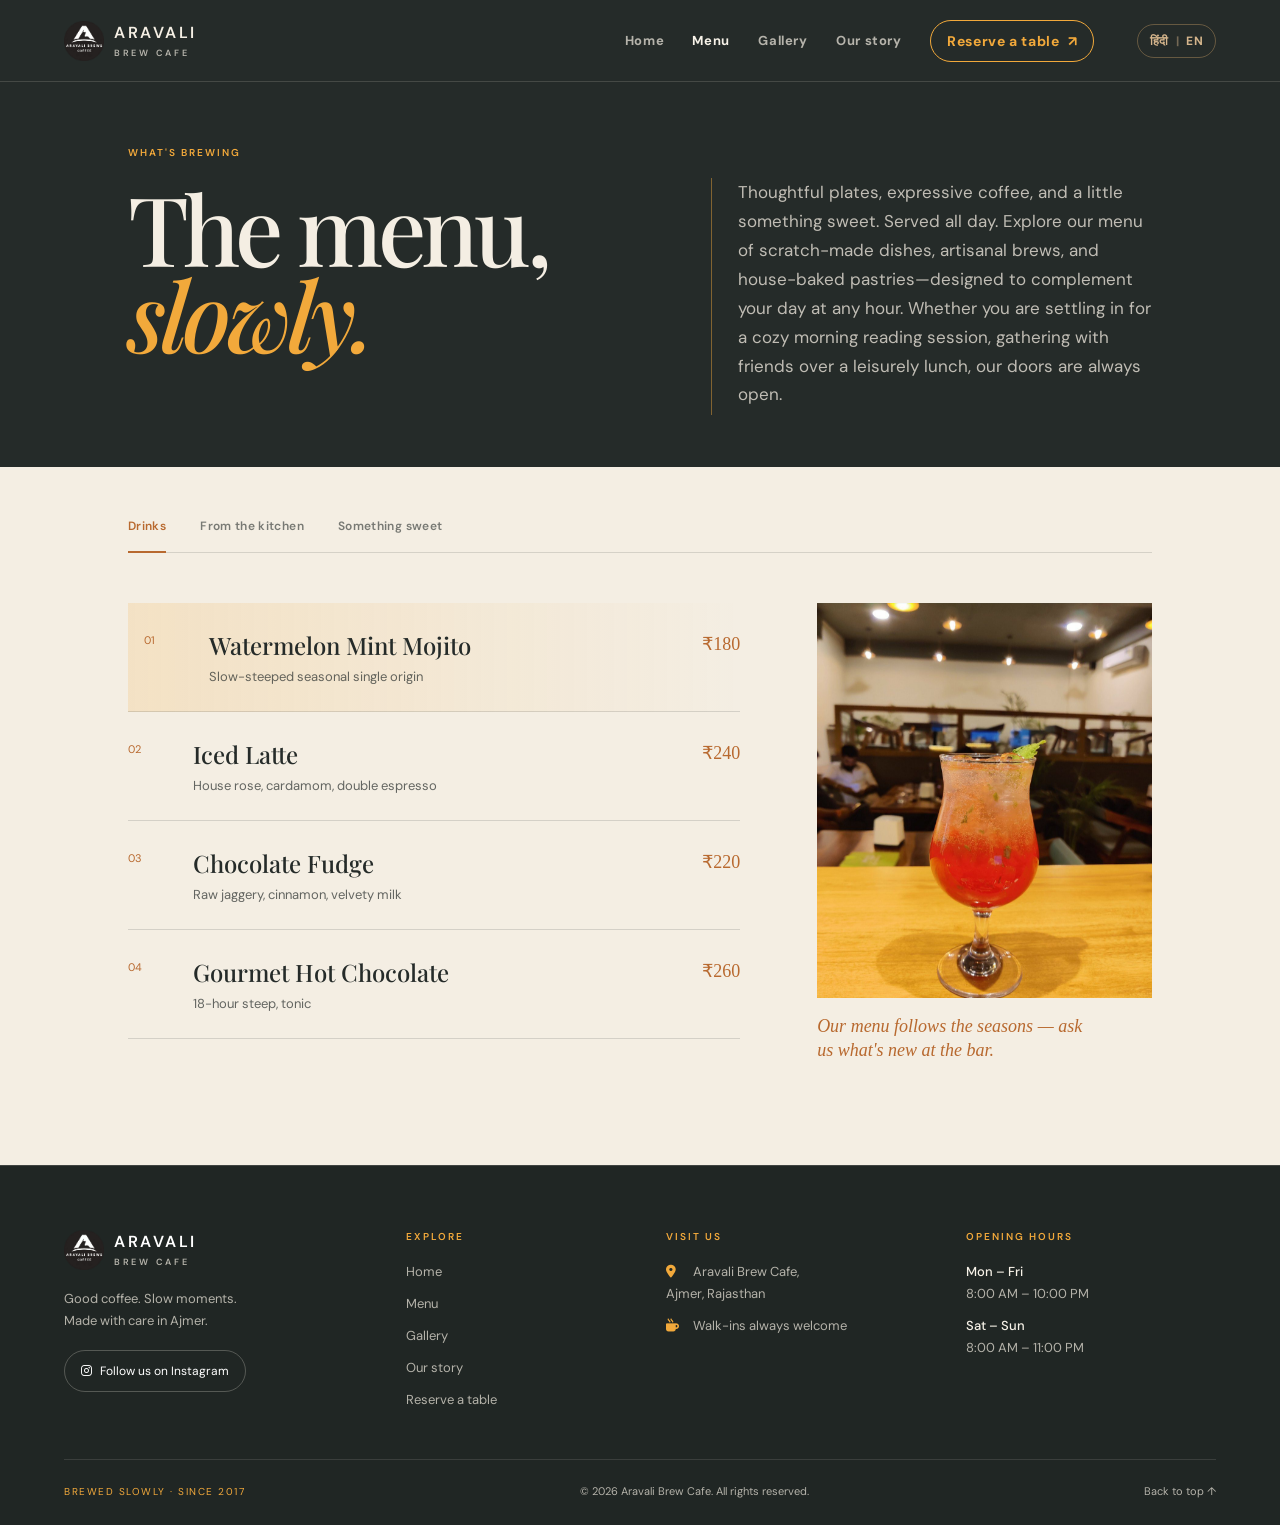
<file: menu.html>
<!DOCTYPE html>
<html lang="en">
<head>
  <meta charset="UTF-8">
  <meta name="viewport" content="width=device-width, initial-scale=1">
  <title>Menu | Aravali Brew Cafe</title>
      <link rel="shortcut icon" href="assets/images/logo.png" type="image/x-icon">
      <link href="https://fonts.googleapis.com/css2?family=Playfair+Display:ital,wght@0,500;1,500&family=DM+Sans:wght@400;500;600&display=swap" rel="stylesheet">

<link rel="stylesheet" href="https://cdnjs.cloudflare.com/ajax/libs/font-awesome/6.5.1/css/all.min.css">
  <link rel="stylesheet" href="assets/style.css">
  <!-- <link rel="stylesheet" href="assets/menu.css"> -->
</head>

<body>
<header class="site-header">
  <a class="brand" href="index.html">
    <img src="./assets/images/logo.png" alt="Aravali Brew Cafe logo" class="brand-mark">
    <span>ARAVALI<small>BREW CAFE</small></span>
  </a>

<!--nav-list-->
  <input type="checkbox" id="nav-list" class="nav-list">
  <label for="nav-list" class="hamburger" aria-label="Open menu">
    <span></span>
    <span></span>
    <span></span>
  </label>

  <nav class="main-nav">
    <a href="index.html">Home</a>
    <a class="active" href="menu.html">Menu</a>
    <a href="gallery.html">Gallery</a>
    <a href="our-story.html">Our story</a>
    <a class="nav-cta" href="contact.html">Reserve a table <span>↗</span></a>
    <!-- language -->
    <a href="menu-hindi.html" class="language-toggle" lang="hi">
      <span class="lang-hi">हिंदी</span>
      <span class="lang-divider">|</span>
      <span class="lang-en">EN</span>
    </a>
  </nav>
</header>
  <main>

    <section class="page-intro">
      <p class="eyebrow">What's brewing</p>
      <h1>The menu, <em>slowly.</em></h1>
      <p class="intro-copy">Thoughtful plates, expressive coffee, and a little something sweet. Served all day. Explore our menu of scratch-made dishes, artisanal brews, and house-baked pastries—designed to complement your day at any hour. Whether you are settling in for a cozy morning reading session, gathering with friends over a leisurely lunch, our doors are always open.</p>
      
    </section>


    <section class="menu-section">

      <!-- kitchen -->
      <div class="panel" id="kitchen">
        <input class="pick-1" type="radio" name="kitchen-pick" id="k1" checked>
        <input class="pick-2" type="radio" name="kitchen-pick" id="k2">
        <input class="pick-3" type="radio" name="kitchen-pick" id="k3">
        <input class="pick-4" type="radio" name="kitchen-pick" id="k4">

        <ul class="menu-list">
          <li><label class="menu-item item-1" for="k1">
            <span class="menu-number">01</span>
            <span class="menu-text"><span class="menu-name">Brown Rice & Vegetable Salad</span><span class="menu-desc">Warm Brown Rice & Veggie Bowl, Herb Brown Rice Salad</span></span>
            <span class="menu-price">₹240</span>
          </label></li>
          <li><label class="menu-item item-2" for="k2">
            <span class="menu-number">02</span>
            <span class="menu-text"><span class="menu-name">Garlic Cilantro</span><span class="menu-desc">Garlic Coriander Flatbread, Cheese & Herb Pide</span></span>
            <span class="menu-price">₹210</span>
          </label></li>
          <li><label class="menu-item item-3" for="k3">
            <span class="menu-number">03</span>
            <span class="menu-text"><span class="menu-name">Pesto Spaghetti</span><span class="menu-desc">Spaghetti Basil Pesto, Creamy Pesto Spaghetti</span></span>
            <span class="menu-price">₹290</span>
          </label></li>
          <li><label class="menu-item item-4" for="k4">
            <span class="menu-number">04</span>
            <span class="menu-text"><span class="menu-name">Quinoa Salad</span><span class="menu-desc">Mediterranean Quinoa Salad, Greek Quinoa Bowl.</span></span>
            <span class="menu-price">₹320</span>
          </label></li>
        </ul>

        <figure class="menu-aside">
          <div class="menu-photo">
            <img class="photo-1" src="./assets/images/menu/food1.jpg" alt="Brown rice">
            <img class="photo-2" src="./assets/images/menu/food6.jpg" alt="Garlic cilantro">
            <img class="photo-3" src="./assets/images/menu/food3.jpg" alt="Pesto Spaghetti">
            <img class="photo-4" src="./assets/images/menu/food4.jpg" alt="Quino salad">
          </div>
          <figcaption>Everything from the kitchen is made fresh, from scratch, every morning.</figcaption>
        </figure>
      </div>

      <!-- sweet -->
      <div class="panel" id="sweet">
        <input class="pick-1" type="radio" name="sweet-pick" id="s1" checked>
        <input class="pick-2" type="radio" name="sweet-pick" id="s2">
        <input class="pick-3" type="radio" name="sweet-pick" id="s3">
        <input class="pick-4" type="radio" name="sweet-pick" id="s4">

        <ul class="menu-list">
          <li><label class="menu-item item-1" for="s1">
            <span class="menu-number">01</span>
            <span class="menu-text"><span class="menu-name">Mango Smoothie Bowl</span><span class="menu-desc">Smooth mango smoothie base, fresh mango slices arranged in a fan</span></span>
            <span class="menu-price">₹280</span>
          </label></li>
          <li><label class="menu-item item-2" for="s2">
            <span class="menu-number">02</span>
            <span class="menu-text"><span class="menu-name">Pancake</span><span class="menu-desc">A tall stack of fluffy golden pancakes layered with chocolate sauce/spread</span></span>
            <span class="menu-price">₹300</span>
          </label></li>
          <li><label class="menu-item item-3" for="s3">
            <span class="menu-number">03</span>
            <span class="menu-text"><span class="menu-name">Cheesecake Platters</span><span class="menu-desc">Mini Cheesecake Variety Platter.</span></span>
            <span class="menu-price">₹240</span>
          </label></li>
          <li><label class="menu-item item-4" for="s4">
            <span class="menu-number">04</span>
            <span class="menu-text"><span class="menu-name">Dessert Tubs</span><span class="menu-desc">Half-and-Half Dessert Tubs (Classic Tiramisu & Biscoff/Caramel Cream Cake).   </span></span>
            <span class="menu-price">₹220</span>
          </label></li>
        </ul>

        <figure class="menu-aside">
          <div class="menu-photo">
            <img class="photo-1" src="./assets/images/menu/food2.jpg" alt="Mango smoothie">
            <img class="photo-2" src="./assets/images/menu/food14.jpg" alt="Pancake">
            <img class="photo-3" src="./assets/images/menu/food15.jpg" alt="Cheesecake platter">
            <img class="photo-4" src="./assets/images/menu/food16.jpg" alt="Dessert tubs">
          </div>
          <figcaption>Save room. The best part of the day is usually dessert.</figcaption>
        </figure>
      </div>

      <!-- coffee -->
      <div class="panel" id="coffee">
        <input class="pick-1" type="radio" name="coffee-pick" id="c1" checked>
        <input class="pick-2" type="radio" name="coffee-pick" id="c2">
        <input class="pick-3" type="radio" name="coffee-pick" id="c3">
        <input class="pick-4" type="radio" name="coffee-pick" id="c4">

        <ul class="menu-list">
          <li><label class="menu-item item-1" for="c1">
            <span class="menu-number">01</span>
            <span class="menu-text"><span class="menu-name">Watermelon Mint Mojito</span><span class="menu-desc">Slow-steeped seasonal single origin</span></span>
            <span class="menu-price">₹180</span>
          </label></li>
          <li><label class="menu-item item-2" for="c2">
            <span class="menu-number">02</span>
            <span class="menu-text"><span class="menu-name">Iced Latte</span><span class="menu-desc">House rose, cardamom, double espresso</span></span>
            <span class="menu-price">₹240</span>
          </label></li>
          <li><label class="menu-item item-3" for="c3">
            <span class="menu-number">03</span>
            <span class="menu-text"><span class="menu-name">Chocolate Fudge</span><span class="menu-desc">Raw jaggery, cinnamon, velvety milk</span></span>
            <span class="menu-price">₹220</span>
          </label></li>
          <li><label class="menu-item item-4" for="c4">
            <span class="menu-number">04</span>
            <span class="menu-text"><span class="menu-name">Gourmet Hot Chocolate</span><span class="menu-desc">18-hour steep, tonic</span></span>
            <span class="menu-price">₹260</span>
          </label></li>
        </ul>

        <figure class="menu-aside">
          <div class="menu-photo">
            <img class="photo-1" src="./assets/images/menu/drink1.jpg" alt="Watermelon mint">
            <img class="photo-2" src="./assets/images/menu/drink2.jpg" alt="Iced Latte">
            <img class="photo-3" src="./assets/images/menu/drink3.jpg" alt="Chocolate fudge">
            <img class="photo-4" src="./assets/images/menu/drink4.jpg" alt="Gourmet hot chocolate">
          </div>
          <figcaption>Our menu follows the seasons — ask us what's new at the bar.</figcaption>
        </figure>
      </div>

      <div class="tabs">
        <a href="#coffee">Drinks</a>
        <a href="#kitchen">From the kitchen</a>
        <a href="#sweet">Something sweet</a>
      </div>

    </section>

  </main>
<!-- footer -->
  
  <footer class="site-footer">
    <div class="footer-top">

      <div class="footer-col footer-about">
        <a class="brand" href="index.html">
          <img src="./assets/images/logo.png" alt="Aravali Brew Cafe logo" class="brand-mark">
          <span>ARAVALI<small>BREW CAFE</small></span>
        </a>
        <p>Good coffee. Slow moments.<br>Made with care in Ajmer.</p>
        <a class="footer-social" href="https://www.instagram.com/aravalibrews/" target="_blank" rel="noreferrer">
          <i class="fab fa-instagram fa-1.5x"></i>Follow us on Instagram
        </a>
      </div>

      <div class="footer-col">
        <h2>Explore</h2>
        <div class="footer-links">
          <a href="index.html">Home</a>
          <a href="menu.html">Menu</a>
          <a href="gallery.html">Gallery</a>
          <a href="our-story.html">Our story</a>
          <a href="contact.html">Reserve a table</a>
        </div>
      </div>

      <div class="footer-col">
        <h2>Visit us</h2>
        <p><i class="fa-solid fa-location-dot"></i> Aravali Brew Cafe,<br>Ajmer, Rajasthan</p>
        <p><i class="fa-solid fa-mug-hot"></i> Walk-ins always welcome</p>
      </div>

      <div class="footer-col">
        <h2>Opening hours</h2>
        <p><span>Mon – Fri</span> 8:00 AM – 10:00 PM</p>
        <p><span>Sat – Sun</span> 8:00 AM – 11:00 PM</p>
      </div>

    </div>

    <div class="footer-bottom">
      <span class="footer-tag">Brewed slowly · Since 2017</span>
      <span>© 2026 Aravali Brew Cafe. All rights reserved.</span>
      <a href="#top">Back to top ↑</a>
    </div>
  </footer>
  <div class="panel" id="kitchen" data-title="From the kitchen">
  <div class="panel" id="sweet" data-title="Something sweet">
  <div class="panel" id="coffee" data-title="Drinks">
</body>
</html>
</file>
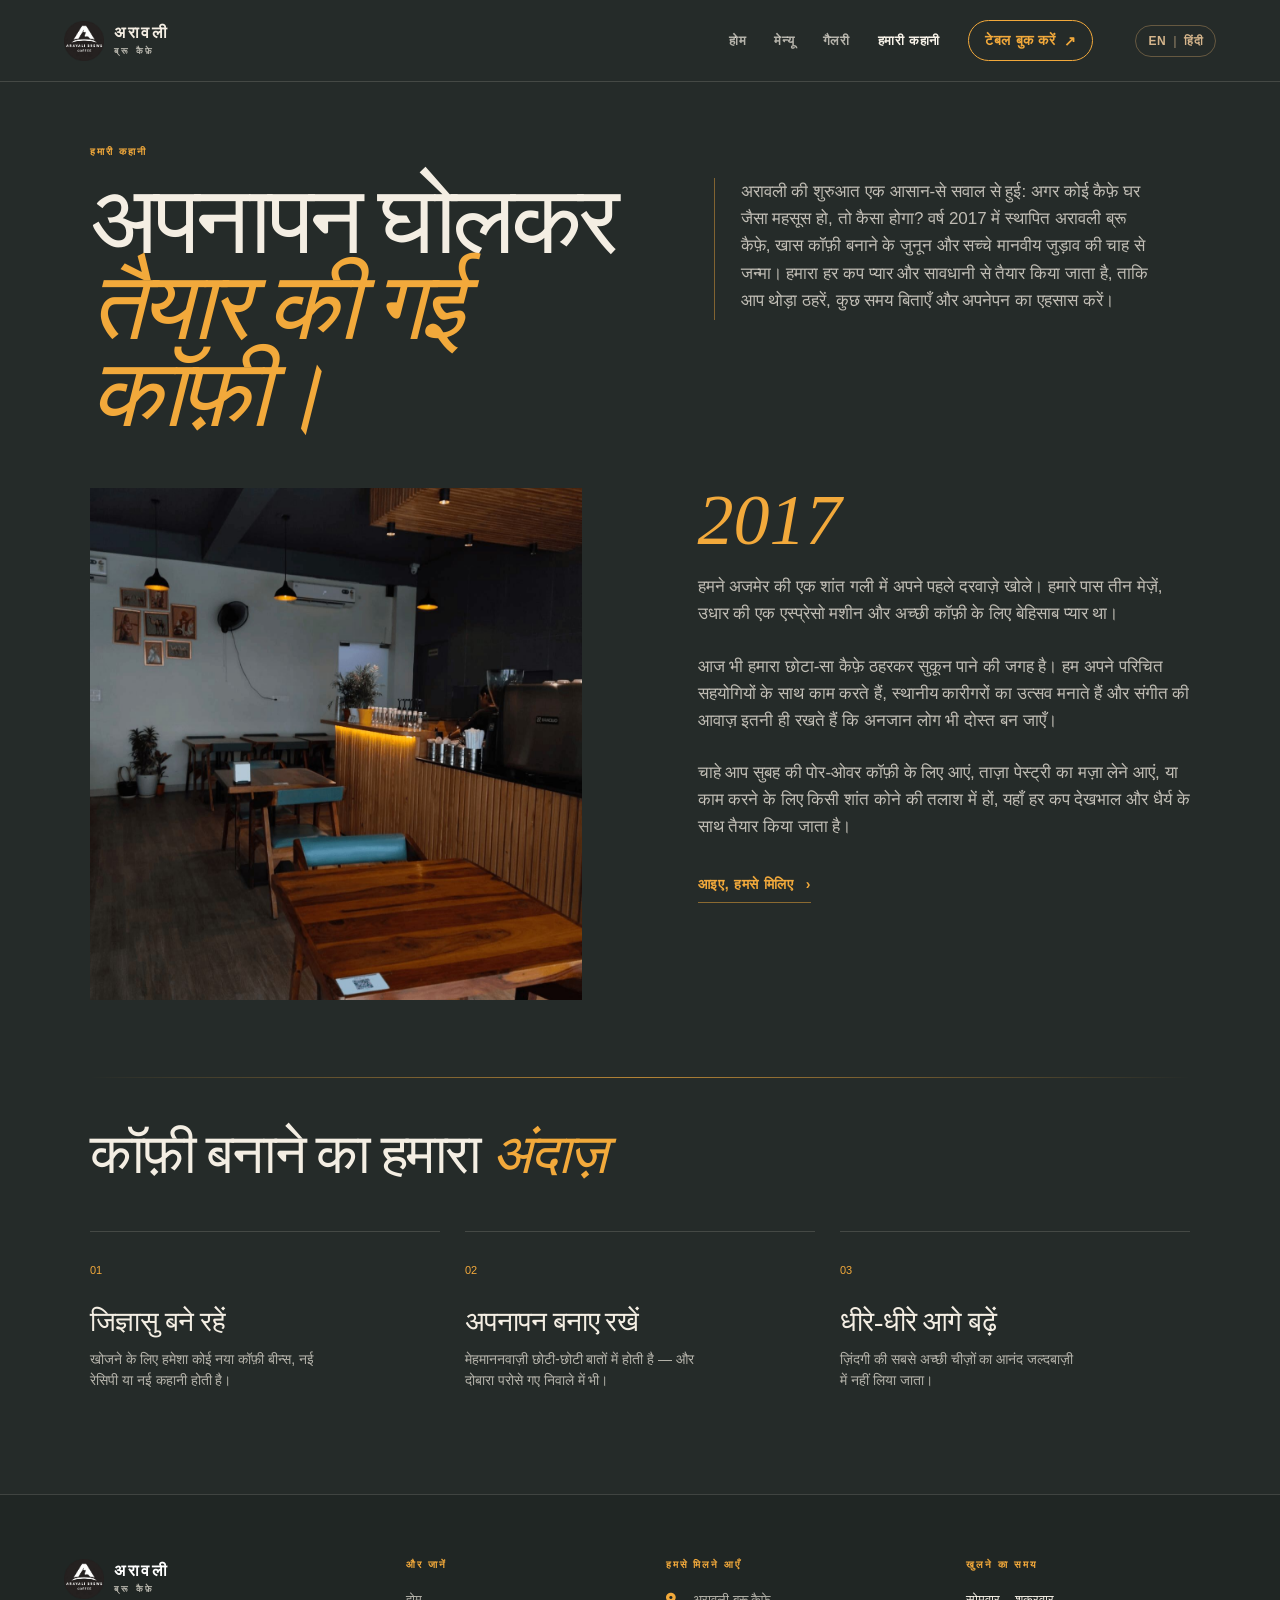
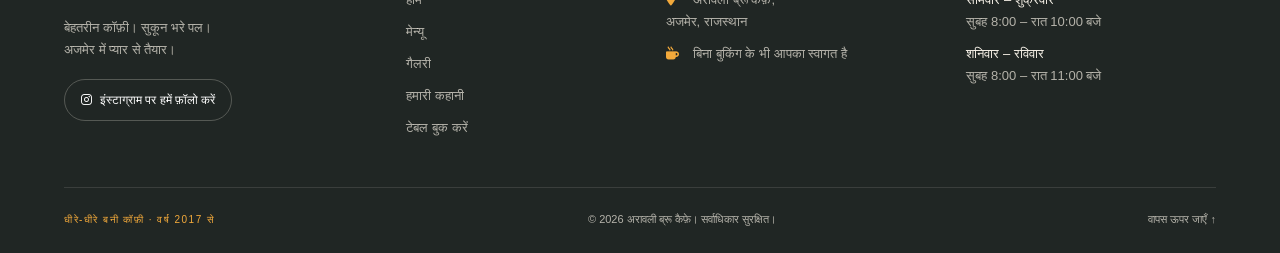
<file: our-story-hindi.html>
<!DOCTYPE html>
<html lang="en">
<head>
  <meta charset="UTF-8">
  <meta name="viewport" content="width=device-width, initial-scale=1">
  <title>हमारी कहानी | अरावली ब्रू कैफ़े</title>
      <link rel="shortcut icon" href="assets/images/logo.png" type="image/x-icon">

<link rel="stylesheet" href="https://cdnjs.cloudflare.com/ajax/libs/font-awesome/6.5.1/css/all.min.css">
  <link rel="stylesheet" href="./assets/style.css">
  <!-- <link rel="stylesheet" href="./assets/about.css"> -->
</head>

<body>

<header class="site-header">
  <a class="brand" href="index-hindi.html">
    <img src="./assets/images/logo.png" alt="अरावली ब्रू कैफ़े का लोगो" class="brand-mark">
    <span>अरावली<small>ब्रू कैफ़े</small></span>
  </a>

<!--nav-list-->
  <input type="checkbox" id="nav-list" class="nav-list">
  <label for="nav-list" class="hamburger" aria-label="मेन्यू खोलें">
    <span></span>
    <span></span>
    <span></span>
  </label>

  <nav class="main-nav">
    <a  href="index-hindi.html">होम</a>
    <a  href="menu-hindi.html">मेन्यू</a>
    <a href="gallery-hindi.html">गैलरी</a>
    <a class="active" href="our-story-hindi.html">हमारी कहानी</a>
    <a class="nav-cta" href="contact-hindi.html">टेबल बुक करें <span>↗</span></a>
    <!-- language -->
    <a href="our-story.html" class="language-toggle" lang="hi">
      <span class="lang-en">EN</span>
      <span class="lang-divider">|</span>
      <span class="lang-hi">हिंदी</span>
    </a>
  </nav>
</header>
  <main>

    <!-- intro -->
    <section class="story-intro story-intro-hi">
        <p class="eyebrow">हमारी कहानी</p>
      <h1>अपनापन घोलकर<br><em>तैयार की गई कॉफ़ी।</em></h1>
      <p class="story-intro-copy">अरावली की शुरुआत एक आसान-से सवाल से हुई: अगर कोई कैफ़े घर जैसा महसूस हो, तो कैसा होगा? वर्ष 2017 में स्थापित अरावली ब्रू कैफ़े, खास कॉफ़ी बनाने के जुनून और सच्चे मानवीय जुड़ाव की चाह से जन्मा। हमारा हर कप प्यार और सावधानी से तैयार किया जाता है, ताकि आप थोड़ा ठहरें, कुछ समय बिताएँ और अपनेपन का एहसास करें।</p>
    </section>

    <!-- Photo + story -->
    <section class="story">
      <div class="story-photo">
        <img src="./assets/images/home.jpg" alt="काम करते हुए बरिस्ता">
      </div>

      <div class="story-text">
        <p class="year">2017</p>
        <p>हमने अजमेर की एक शांत गली में अपने पहले दरवाज़े खोले। हमारे पास तीन मेज़ें, उधार की एक एस्प्रेसो मशीन और अच्छी कॉफ़ी के लिए बेहिसाब प्यार था।</p>
        <p>आज भी हमारा छोटा-सा कैफ़े ठहरकर सुकून पाने की जगह है। हम अपने परिचित सहयोगियों के साथ काम करते हैं, स्थानीय कारीगरों का उत्सव मनाते हैं और संगीत की आवाज़ इतनी ही रखते हैं कि अनजान लोग भी दोस्त बन जाएँ।</p>
        <p>चाहे आप सुबह की पोर-ओवर कॉफ़ी के लिए आएं, ताज़ा पेस्ट्री का मज़ा लेने आएं, या काम करने के लिए किसी शांत कोने की तलाश में हों, यहाँ हर कप देखभाल और धैर्य के साथ तैयार किया जाता है।</p>
        <a class="text-link" href="contact-hindi.html">आइए, हमसे मिलिए <span>›</span></a>
      </div>
    </section>

    <hr class="story-divider">

    <section class="values">
      <h2 class="values-heading">कॉफ़ी बनाने का हमारा <em>अंदाज़</em></h2>

      <div class="value">
        <span class="value-number">01</span>
        <h3>जिज्ञासु बने रहें</h3>
        <p>खोजने के लिए हमेशा कोई नया कॉफ़ी बीन्स, नई रेसिपी या नई कहानी होती है।</p>
      </div>

      <div class="value">
        <span class="value-number">02</span>
        <h3>अपनापन बनाए रखें</h3>
        <p>मेहमाननवाज़ी छोटी-छोटी बातों में होती है — और दोबारा परोसे गए निवाले में भी।</p>
      </div>

      <div class="value">
        <span class="value-number">03</span>
        <h3>धीरे-धीरे आगे बढ़ें</h3>
        <p>ज़िंदगी की सबसे अच्छी चीज़ों का आनंद जल्दबाज़ी में नहीं लिया जाता।</p>
      </div>
    </section>

  </main>

<!-- footer -->
  
  <footer class="site-footer">
    <div class="footer-top">

      <div class="footer-col footer-about">
        <a class="brand" href="index-hindi.html">
          <img src="./assets/images/logo.png" alt="अरावली ब्रू कैफ़े का लोगो" class="brand-mark">
          <span>अरावली<small>ब्रू कैफ़े</small></span>
        </a>
        <p>बेहतरीन कॉफ़ी। सुकून भरे पल।<br>अजमेर में प्यार से तैयार।</p>
        <a class="footer-social" href="https://www.instagram.com/aravalibrews/" target="_blank" rel="noreferrer">
          <i class="fab fa-instagram fa-1.5x"></i>इंस्टाग्राम पर हमें फ़ॉलो करें
        </a>
      </div>

      <div class="footer-col">
        <h2>और जानें</h2>
        <div class="footer-links">
          <a href="index-hindi.html">होम</a>
          <a href="menu-hindi.html">मेन्यू</a>
          <a href="gallery-hindi.html">गैलरी</a>
          <a href="our-story-hindi.html">हमारी कहानी</a>
          <a href="contact-hindi.html">टेबल बुक करें</a>
        </div>
      </div>

      <div class="footer-col">
        <h2>हमसे मिलने आएँ</h2>
        <p><i class="fa-solid fa-location-dot"></i> अरावली ब्रू कैफ़े,<br>अजमेर, राजस्थान</p>
        <p><i class="fa-solid fa-mug-hot"></i> बिना बुकिंग के भी आपका स्वागत है</p>
      </div>

      <div class="footer-col">
        <h2>खुलने का समय</h2>
        <p><span>सोमवार – शुक्रवार</span> सुबह 8:00 – रात 10:00 बजे</p>
        <p><span>शनिवार – रविवार</span> सुबह 8:00 – रात 11:00 बजे</p>
      </div>

    </div>

    <div class="footer-bottom">
      <span class="footer-tag">धीरे-धीरे बनी कॉफ़ी · वर्ष 2017 से</span>
      <span>© 2026 अरावली ब्रू कैफ़े। सर्वाधिकार सुरक्षित।</span>
      <a href="#top">वापस ऊपर जाएँ ↑</a>
    </div>
  </footer>
</body>
</html>
</file>
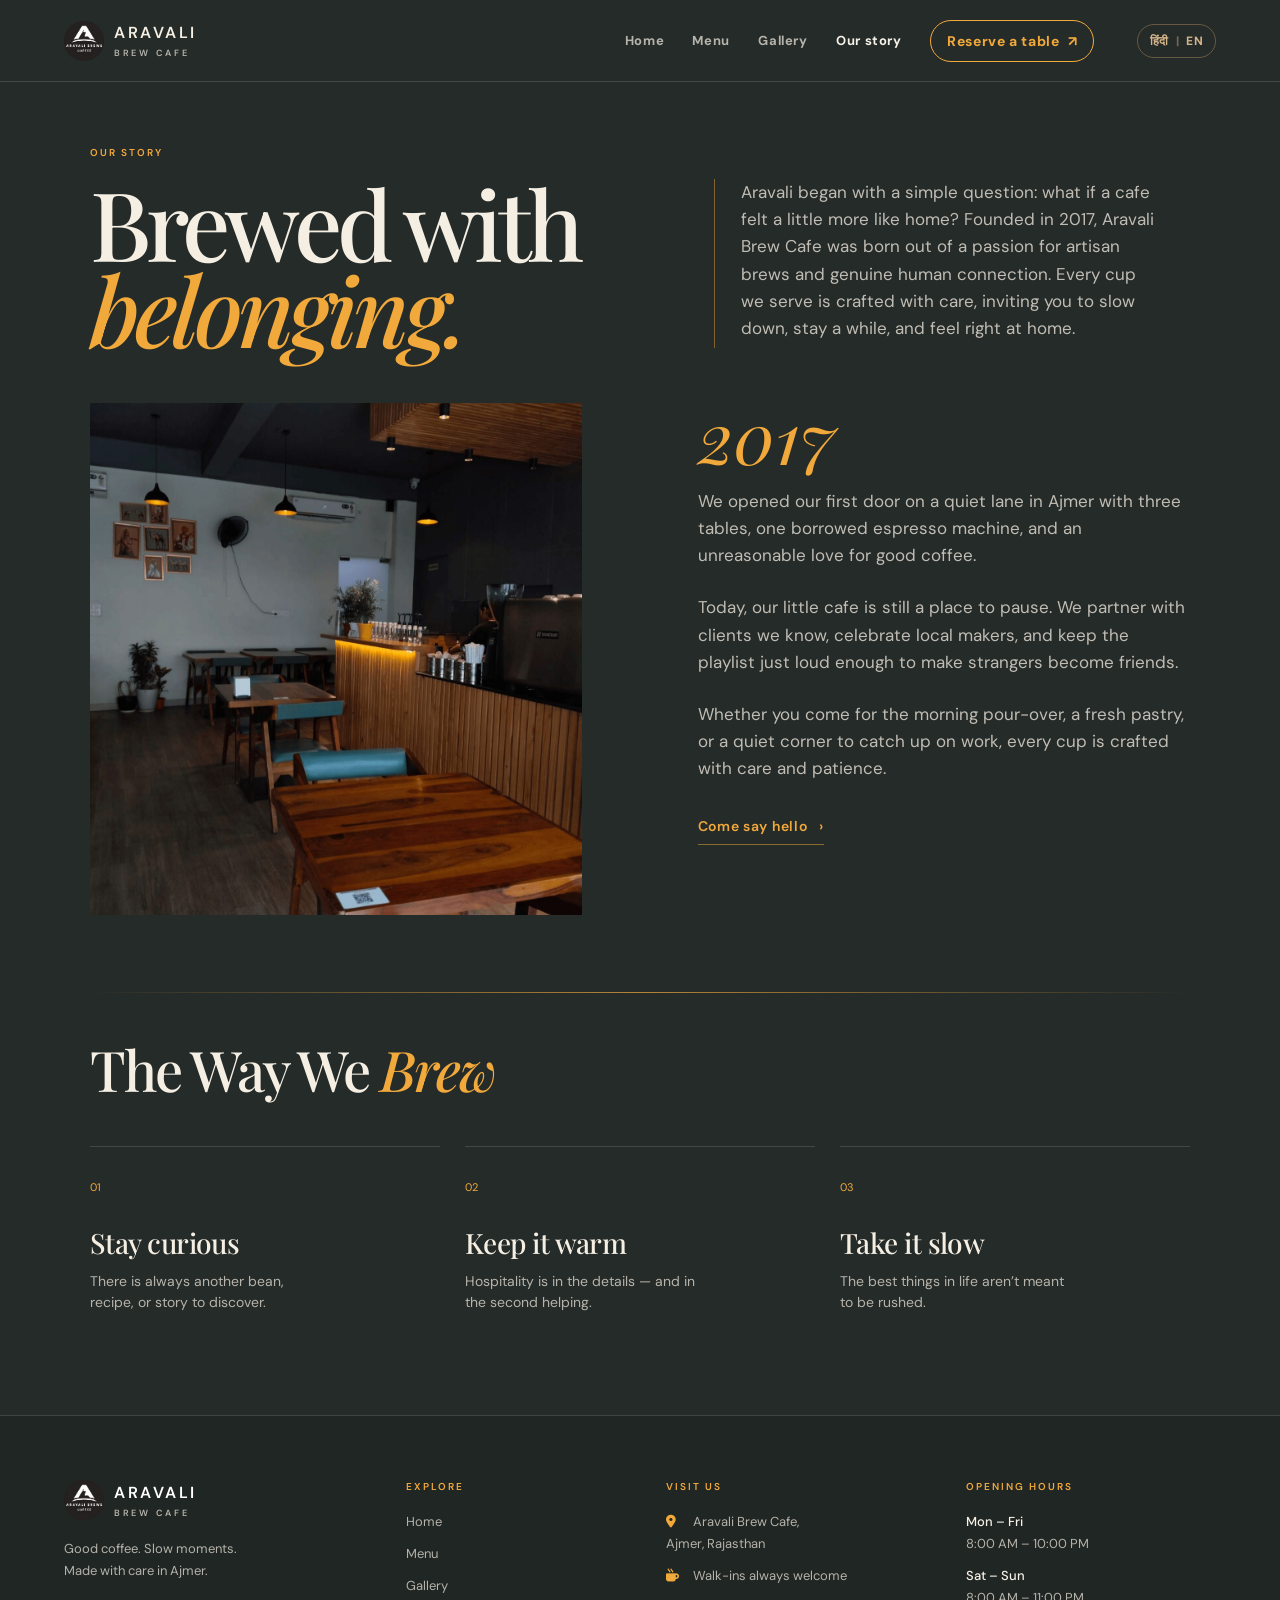
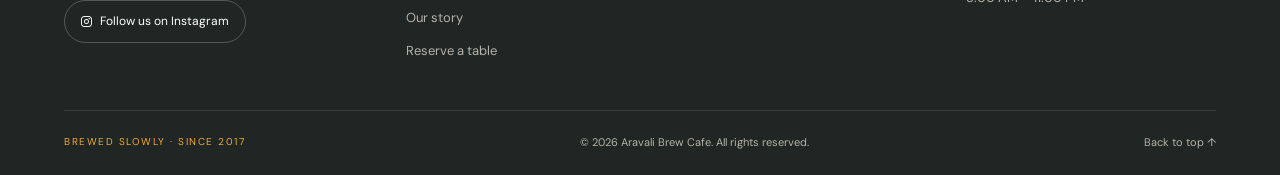
<file: our-story.html>
<!DOCTYPE html>
<html lang="en">
<head>
  <meta charset="UTF-8">
  <meta name="viewport" content="width=device-width, initial-scale=1">
  <title>Our story | Aravali Brew Cafe</title>
      <link rel="shortcut icon" href="assets/images/logo.png" type="image/x-icon">
      <link href="https://fonts.googleapis.com/css2?family=Playfair+Display:ital,wght@0,500;1,500&family=DM+Sans:wght@400;500;600&display=swap" rel="stylesheet">

<link rel="stylesheet" href="https://cdnjs.cloudflare.com/ajax/libs/font-awesome/6.5.1/css/all.min.css">
  <link rel="stylesheet" href="./assets/style.css">
  <!-- <link rel="stylesheet" href="./assets/about.css"> -->
</head>

<body>

<header class="site-header">
  <a class="brand" href="index.html">
    <img src="./assets/images/logo.png" alt="Aravali Brew Cafe logo" class="brand-mark">
    <span>ARAVALI<small>BREW CAFE</small></span>
  </a>

<!--nav-list-->
  <input type="checkbox" id="nav-list" class="nav-list">
  <label for="nav-list" class="hamburger" aria-label="Open menu">
    <span></span>
    <span></span>
    <span></span>
  </label>

  <nav class="main-nav">
    <a  href="index.html">Home</a>
    <a  href="menu.html">Menu</a>
    <a href="gallery.html">Gallery</a>
    <a class="active" href="our-story.html">Our story</a>
    <a class="nav-cta" href="contact.html">Reserve a table <span>↗</span></a>
    <!-- language -->
    <a href="our-story-hindi.html" class="language-toggle" lang="hi">
      <span class="lang-hi">हिंदी</span>
      <span class="lang-divider">|</span>
      <span class="lang-en">EN</span>
    </a>
  </nav>
</header>
  <main>

    <!-- intro -->
    <section class="story-intro">
      <p class="eyebrow">Our story</p>
      <h1>Brewed with<br><em>belonging.</em></h1>
      <p class="story-intro-copy">Aravali began with a simple question: what if a cafe felt a little more like home? Founded in 2017, Aravali Brew Cafe was born out of a passion for artisan brews and genuine human connection. Every cup we serve is crafted with care, inviting you to slow down, stay a while, and feel right at home.</p>
    </section>

    <!-- Photo + story -->
    <section class="story">
      <div class="story-photo">
        <img src="./assets/images/home.jpg" alt="Baristas at work">
      </div>

      <div class="story-text">
        <p class="year">2017</p>
        <p>We opened our first door on a quiet lane in Ajmer with three tables, one borrowed espresso machine, and an unreasonable love for good coffee.</p>
        <p>Today, our little cafe is still a place to pause. We partner with clients we know, celebrate local makers, and keep the playlist just loud enough to make strangers become friends.</p>
        <p>Whether you come for the morning pour-over, a fresh pastry, or a quiet corner to catch up on work, every cup is crafted with care and patience.</p>
        <a class="text-link" href="contact.html">Come say hello <span>›</span></a>
      </div>
    </section>
    <hr class="story-divider">
    <section class="values">
      <h2 class="values-heading">The Way We <em>Brew</em></h2>

      <div class="value">
        <span class="value-number">01</span>
        <h3>Stay curious</h3>
        <p>There is always another bean, recipe, or story to discover.</p>
      </div>

      <div class="value">
        <span class="value-number">02</span>
        <h3>Keep it warm</h3>
        <p>Hospitality is in the details — and in the second helping.</p>
      </div>

      <div class="value">
        <span class="value-number">03</span>
        <h3>Take it slow</h3>
        <p>The best things in life aren’t meant to be rushed.</p>
      </div>
    </section>

  </main>

<!-- footer -->
  
  <footer class="site-footer">
    <div class="footer-top">

      <div class="footer-col footer-about">
        <a class="brand" href="index.html">
          <img src="./assets/images/logo.png" alt="Aravali Brew Cafe logo" class="brand-mark">
          <span>ARAVALI<small>BREW CAFE</small></span>
        </a>
        <p>Good coffee. Slow moments.<br>Made with care in Ajmer.</p>
        <a class="footer-social" href="https://www.instagram.com/aravalibrews/" target="_blank" rel="noreferrer">
          <i class="fab fa-instagram fa-1.5x"></i>Follow us on Instagram
        </a>
      </div>

      <div class="footer-col">
        <h2>Explore</h2>
        <div class="footer-links">
          <a href="index.html">Home</a>
          <a href="menu.html">Menu</a>
          <a href="gallery.html">Gallery</a>
          <a href="our-story.html">Our story</a>
          <a href="contact.html">Reserve a table</a>
        </div>
      </div>

      <div class="footer-col">
        <h2>Visit us</h2>
        <p><i class="fa-solid fa-location-dot"></i> Aravali Brew Cafe,<br>Ajmer, Rajasthan</p>
        <p><i class="fa-solid fa-mug-hot"></i> Walk-ins always welcome</p>
      </div>

      <div class="footer-col">
        <h2>Opening hours</h2>
        <p><span>Mon – Fri</span> 8:00 AM – 10:00 PM</p>
        <p><span>Sat – Sun</span> 8:00 AM – 11:00 PM</p>
      </div>

    </div>

    <div class="footer-bottom">
      <span class="footer-tag">Brewed slowly · Since 2017</span>
      <span>© 2026 Aravali Brew Cafe. All rights reserved.</span>
      <a href="#top">Back to top ↑</a>
    </div>
  </footer>
</body>
</html>
</file>
<file: assets/style.css>
*{
      box-sizing: border-box;
      margin: 0;
    }
    body{
      background: #252B29;
      color: #F4EEE3;
      font-family: "DM Sans" , sans-serif;
    }
    a {
      color: inherit ;
      text-decoration: none;
    }
  /* header */
    .site-header{
      height: clamp(66px, 7vw, 82px);
      display: flex;
      align-items:  center;
      padding: 0 clamp(16px, 5vw, 70px);
      background: #252B29;
      border-bottom:1px solid rgba(244, 238, 227, 0.15);
      position: relative;
      z-index: 100;
    }
    .brand{
      display: flex;
      align-items: center;
      gap: 10px ;
      font: 600  16px "DM Sans", sans-serif;
      letter-spacing:0.16em;
    }
    .brand-mark{
      width: auto;
      height: 40px;
      object-fit: contain;
    }

    .brand small{
      display: block;
      margin-top: 4px;
      color: rgba(244, 238, 227, 0.7);
      font-size: 9px;
      letter-spacing: 0.3em;
    }

    .main-nav{
      display: flex;
      align-items: center;
      gap: clamp(14px, 2.2vw, 29px);
      margin-left: auto ;
      font: 700 13px "DM Sans", sans-serif;
      letter-spacing: 0.05em;
      color: rgba(244, 238, 227, 0.7);
    }
    .main-nav a{
      transition: color 0.25s ;
    }

    .main-nav a:hover,
    .main-nav a.active{
      color: #F7F2E8;
    }

    .nav-cta{
      font-size: 14px;
      display: flex;
      align-items:center;
      gap: 8px;
      padding: 11px 16px;
      border: 1px solid #F2A93B;
      border-radius: 100px;
      color: #F2A93B;
      transition: background 0.3s;
    }

    .nav-cta:hover{
      background: #F2A93B;
      color: #252B29 ;
    }
    
/* Language Toggle */
.language-toggle {
  display: inline-flex;
  align-items: center;
  justify-content: center;
  gap: 7px;
  margin-left: 14px;
  padding: 8px 12px;
  border: 1px solid rgba(183, 145, 94, 0.45);
  border-radius: 30px;
  color: #d5b58c;
  text-decoration: none;
  font-size: 12px;
  letter-spacing: 0.5px;
  white-space: nowrap;
  transition: all 0.3s ease;
}

.language-toggle:hover {
  background: rgba(183, 145, 94, 0.12);
  border-color: #c6a16d;
  color: #f0d6ad;
  transform: translateY(-1px);
}

.language-toggle .lang-divider {
  color: rgba(213, 181, 140, 0.45);
}

.language-toggle .lang-en,
.language-toggle .lang-hi {
  transition: color 0.3s ease;
}


  /* hero */
.hero {
  position: relative;
  min-height: clamp(520px, 75vh, 720px);
  display: flex;
  align-items: center;
  padding: clamp(90px, 8vw, 120px) clamp(22px, 8vw, 110px);
}

.hero-image {
  position: absolute;
  inset: 0;
  background-image: url("./images/story.jpg");
  background-size: cover;
  background-position: center 60%;
  animation: heroIn 1.4s ease both;
}

.hero-overlay {
  position: absolute;
  inset: 0;
  background: 
    linear-gradient(90deg, rgba(37, 43, 41, 0.87), rgba(37, 43, 41, 0.18) 75%),
    linear-gradient(0deg, rgba(37, 43, 41, 0.7), transparent 55%);
}

.hero-content {
  position: relative;
  max-width: 680px;
  animation: rise 0.8s 0.2s ease both;
}

.eyebrow {
  color: #F2A93B;
  font: 600 10px "DM Sans", sans-serif;
  letter-spacing: 0.2em;
  text-transform: uppercase;
}

.hero h1 {
  margin: clamp(10px, 1.5vw, 18px) 0;
  font: 500 clamp(38px, 6vw, 72px) / 0.95 "Playfair Display", serif;
  letter-spacing: -0.04em;
}

.hero h1 em {
  color: #F2A93B;
  font-family: "Cormorant Garamond", "Playfair Display", serif;
  font-weight: 500;
}

.hero-copy {
  max-width: min(335px, 100%);
  margin: clamp(10px, 1.5vw, 20px) 0 clamp(20px, 2.5vw, 28px);
  color: rgba(244, 238, 227, 0.85);
  font: 15px / 1.65 "DM Sans", sans-serif;
}

.button {
  display: inline-flex;
  align-items: center;
  gap: 20px;
  padding: 15px 19px;
  background: #bd8516;
  color: #ffffff;
  font: 600 11px "DM Sans", sans-serif;
  letter-spacing: 0.06em;
  transition: transform 0.25s;
}

.button:hover {
  transform: translateY(-3px);
}

.hero-note {
  position: absolute;
  right: 5vw;
  bottom: 5vw;
  display: flex;
  align-items: center;
  gap: 14px;
  color: rgba(244, 238, 227, 0.7);
  font: 10px "DM Sans", sans-serif;
}

.hero-note p {
  position: absolute;
  right: 0;
  top: 22px;
  width: 100px;
  text-align: right;
  font-size: 8px;
  letter-spacing: 0.15em;
  text-transform: uppercase;
}
 /* welcome */

    .welcome{
      padding: clamp(36px, 4.5vw, 60px) clamp(22px, 10vw, 150px);
      background: #F4EEE3;
    }

    .welcome .eyebrow {
      color: #B8692F;
    }
    .welcome-grid {
      display: grid;
      grid-template-columns: repeat(auto-fit, minmax(min(100%, 320px), 1fr));
      gap: clamp(24px, 6vw, 110px);
      align-items:  end;
      margin-top: clamp(16px, 2.2vw, 28px) ;
    }

    .welcome h2{
      color: #252B29;
      font: 500 clamp(32px, 4vw, 58px) / 0.92 "Playfair Display", serif;
      letter-spacing: -0.045em;
      line-height: 120%;  
    }
    .welcome h2 em {
      color: #B8692F;
      font-family: "Cormorant Garamond", "Playfair Display", serif;
    }
    .large-copy {
      max-width: 100%;
      margin-bottom: clamp(14px, 1.8vw, 22px);
      color: rgba(37, 43, 41, 0.75);
      font: clamp(14px, 1.2vw, 15px) / 1.6 "DM Sans", sans-serif;
    }

    .text-link{
      display: inline-flex;
      align-items: center ;
      gap: 12px;
      padding-bottom: 9px;
      border-bottom: 1px solid rgba(184, 105, 47, 0.5);
      color: #B8692F;
      font: 600 11px "DM Sans", sans-serif;
      letter-spacing: 0.05em ;
      transition: gap 0.3s ;
    }

    .text-link:hover{
      gap: 20px ;
    }  
    /* features */

    .feature-strip{
      display: grid ;
      grid-template-columns: repeat(auto-fit, minmax(min(100%, 380px), 1fr));
    }
    .feature-photo {
      min-height: 320px;
      overflow: hidden;
    }
    .feature-image{
      width: 100%;
      height:100%;
      background-image: url("./images/home2.jpg");
      background-size: cover;
      background-position: center;
      transition: transform 1.2s ease;
    }
    .feature-photo:hover .feature-image {
      transform: scale(1.06);
    }

    .feature-copy{
      padding: clamp(48px, 8vw, 110px) clamp(22px, 7vw, 110px);
      background: #334b57;
    }

    .feature-copy .eyebrow{
      color: #F7F2E8;
    }
    .feature-copy h2 {
      margin:clamp(14px, 2vw, 25px) 0;
      font: 500 clamp(38px, 5.2vw, 78px) / 0.92 "Playfair Display", serif;
      letter-spacing: -0.045em;
    }

    .feature-copy h2 em{
      color: #F2A93B;
      font-family: "Cormorant Garamond", "Playfair Display", serif;
    }
    .feature-copy p:not(.eyebrow) {
      max-width: min(300px, 100%);
      margin: clamp(18px, 2.5vw, 30px) 0;
      color: #F7F2E8;
      font: clamp(14px, 1.3vw, 15px) / 1.7 "DM Sans", sans-serif;
    }
    .light-link {
      color: #F7F2E8;
      border-color: rgba(247, 242, 232, 0.5);
    }
    /* ------ quote ---------- */
    .quote-section {
      padding: clamp(64px, 8vw, 120px) clamp(22px, 10vw, 150px);
      text-align: center;
    }

    .quote-mark {
      margin-bottom: clamp(16px, 2.5vw, 32px);
      color: #F2A93B;
      font: clamp(64px, 8vw, 100px) / 0.4 "Cormorant Garamond", "Playfair Display", serif;
    }

    .quote-section blockquote {
      margin: 0 auto 35px;
      font: italic 500 clamp(30px, 4.8vw, 72px) / 0.95 "Playfair Display", serif;
    }

    /* ------- footer ------- */

    .site-footer {
      padding: clamp(40px, 5vw, 70px) clamp(20px, 5vw, 70px) 24px ;
      border-top: 1px solid rgba(244, 238, 227, 0.15);
      background: #202624;
      color: rgba(244, 238, 227, 0.7);
      font: 13px / 1.7 "DM Sans", sans-serif;
    }
    .footer-top {
      display: grid;
      grid-template-columns: 1.4fr 1fr 1.2fr 1.2fr;
      gap: clamp(28px, 4vw, 60px);
      padding-bottom: clamp(28px, 4vw, 48px);
      border-bottom: 1px solid rgba(244, 238, 227, 0.12);
    }

    .footer-col h2 {
      margin-bottom: 18px;
      color: #F2A93B;
      font: 600 10px "DM Sans", sans-serif;
      letter-spacing: 0.2em;
      text-transform: uppercase;
    }

    .footer-col p {
      margin-bottom: 10px;
    }
    .footer-col p i {
      width: 18px;
      margin-right: 6px;
      color: #F2A93B;
    }

    .footer-col p span {
      display: block;
      color: #F7F2E8;
      font-weight: 500;
    }
    .footer-about .brand {
      margin-bottom: 18px;
    }

    .footer-social {
      display: inline-flex;
      align-items: center;
      gap: 8px;
      margin-top: 8px;
      padding: 10px 16px;
      border: 1px solid rgba(244, 238, 227, 0.25);
      border-radius: 100px;
      color: #F7F2E8;
      font-size: 12px;
      transition: border-color 0.3s, background 0.3s;
    }

    .footer-social:hover {
      border-color: #F2A93B;
      background: rgba(242, 169, 59, 0.1);
    }
    .site-footer a {
      color: white;
    }

    .footer-links {
      display: flex;
      flex-direction: column;
      gap: 10px;
      padding: 0;
    }

    .footer-links a {
      color: rgba(244, 238, 227, 0.7);
      transition: color 0.25s, transform 0.25s;
    }

    .footer-links a:hover{
      color: #F2A93B;
      transform: translateX(4px) ;
    }

    .footer-bottom {
      display: flex;
      flex-wrap: wrap;
      align-items: center;
      justify-content: space-between;
      gap: 12px;
      padding-top: 22px;
      font-size: 11px;
    }
    .footer-tag{
      color: #F2A93B;
      letter-spacing: 0.15em;
      text-transform: uppercase;
      font-size: 10px;
    }
    .footer-bottom a {
      color: rgba(244, 238, 227, 0.7);
      transition: color 0.25s;
    }
    .footer-bottom a:hover {
      color: #F2A93B;
    }

    @media (max-width: 900px) {
      .footer-top {
        grid-template-columns: 1fr 1fr;
      }
    }

    @media (max-width: 520px) {
      .footer-top {
        grid-template-columns: 1fr;
      }
      .footer-bottom {
        flex-direction: column;
        align-items: flex-start;
      }
    }  /* animations */
    @keyframes heroIn{
      from {
        transform: scale(1.08);
        opacity: 0.4;
      }
      to {
        transform: scale(1);
        opacity: 1;
      }
    }
    @keyframes rise{
      from {
        transform: translateY(25px);
        opacity: 0;
      }
      to {
        transform: none;
        opacity: 1;
      }
    }
    @keyframes grow{
      from {
        transform: scaleX(0);
      }
      to {
        transform: scaleX(1);
      }
    }

    @keyframes spin{
      to {
        transform: rotate(360deg);
      }
    }

    @keyframes reveal {
      from {
        transform: translateY(40px);
        opacity: 0;
      }
    }

/* --------- Hamburger------- */
.nav-list,
.hamburger {
  display: none;
}
/* ------ mobile ------- */
@media (max-width: 768px) {
    .language-toggle {
        margin-left: 6px;
        padding: 7px 9px;
        font-size: 11px;
        gap: 5px;
      }
    

  .hamburger {
    display: flex;
    flex-direction: column;
    justify-content: center;
    align-items: center;
    gap: 5px;
    flex-shrink: 0;
    width: 40px;
    height: 40px;
    margin-left: auto;
    cursor: pointer;
  }
  .hamburger span {
    display: block;
    width: 24px;
    height: 2px;
    background: #F4EEE3;
    transition: transform 0.3s ease, opacity 0.3s ease;
  }
  .nav-list:checked + .hamburger span:nth-child(1) {
    transform: translateY(7px) rotate(45deg);
  }
  .nav-list:checked + .hamburger span:nth-child(2) {
    opacity: 0;
  }
  .nav-list:checked + .hamburger span:nth-child(3) {
    transform: translateY(-7px) rotate(-45deg);
  }

  /* dropdown, closed by default */
  .main-nav {
    position: absolute;
    top: 100%;
    left: 0;
    right: 0;
    flex-direction: column;
    align-items: flex-start;
    gap: 0;
    margin-left: 0;
    max-height: 0;
    overflow: hidden;
    background: #252B29;
    font-size: 14px;
    transition: max-height 0.4s ease;
  }

  /* dropdown open */
  .nav-list:checked ~ .main-nav {
    max-height: 420px;
    border-bottom: 1px solid rgba(244, 238, 227, 0.15);
  }

  .main-nav a:not(.nav-cta) {
    width: 100%;
    padding: 16px clamp(16px, 5vw, 70px);
    border-top: 1px solid rgba(244, 238, 227, 0.08);
  }

  .nav-cta {
    margin: 16px clamp(16px, 5vw, 70px) 20px;
  }

  .page-indicator {
    display: none;
  }
}

@media (max-width: 360px) {
  .site-footer {
    flex-direction: column;
    align-items: flex-start;
  }
}


/* ------- Menu ----------- */
/* introo */

.page-intro {
  display: grid;
  grid-template-columns: minmax(0, 1.15fr) minmax(0, 1fr);
  column-gap: clamp(30px, 6vw, 90px);
  align-items: start;
  padding: clamp(36px, 5vw, 70px) clamp(22px, 10vw, 150px) clamp(32px, 4vw, 56px);   
}
.page-intro .eyebrow {
  grid-column: 1 / -1;
  animation: rise 0.8s 0.1s ease both;
}

.page-intro h1 {
  grid-column: 1;
  max-width: 900px;
  margin: clamp(16px, 2.5vw, 25px) 0;
  font: 500 clamp(44px, 7.5vw, 108px) / 0.9 "Playfair Display", serif;
  letter-spacing: -0.05em;
  animation: rise 0.8s 0.25s ease both;
}
.page-intro h1 em {
  color: #F2A93B;
  font-family: "Cormorant Garamond", "Playfair Display", serif;
  font-weight: 500;
}

.intro-copy {
  grid-column: 2;
  width: 100%;
  max-width: 460px;
  margin-top: clamp(8px, 1.5vw, 20px);       
  margin-bottom: 0;                           
  padding-bottom: 6px;
  padding-left: clamp(16px, 2vw, 28px);
  border-left: 1px solid rgba(242, 169, 59, 0.45);
  color: rgba(244, 238, 227, 0.75);
  font: clamp(15px, 1.4vw, 17px) / 1.7 "DM Sans", sans-serif;
  animation: rise 0.8s 0.4s ease both;
}

/* tablets and phones: stack again */
@media (max-width: 768px) {
  .page-intro {
    grid-template-columns: minmax(0, 1fr);
  }
  .page-intro h1,
  .intro-copy {
    grid-column: 1;
  }
  .intro-copy {
    max-width: 620px;
    margin-bottom: 0;
    padding-left: 0;
    border-left: 0;
  }
}
/* -------- menu section ------ */

.menu-section {
  padding: clamp(36px, 4vw, 56px) clamp(22px, 10vw, 150px) clamp(60px, 8vw, 110px);
  background: #F4EEE3;
  color: #252B29;
  display: flex;
  flex-direction: column;
}

/* ------- tabs ---------- */

html {
  scroll-behavior: smooth;
}

.tabs {
  order: -1;
  display: flex;
  flex-wrap: wrap;
  gap: clamp(18px, 3vw, 34px);
  border-bottom: 1px solid rgba(37, 43, 41, 0.15);
}

.tabs a{
  position: relative;
  padding-bottom: 18px;
  color: rgba(37, 43, 41, 0.6);
  font: 600 12px "DM Sans", sans-serif;
  letter-spacing: 0.03em;
  transition: color 0.3s;
}
.tabs a::after{
  content: "";
  position: absolute;
  left: 0;
  bottom: -1px;
  width: 100%;
  height: 2px;
  background: #B8692F;
  transform: scaleX(0);
  transform-origin: left;
  transition: transform 0.4s ease;
}
.tabs a:hover {
  color: #252B29;
}

.tabs a:first-child {
  color: #B8692F;
}


.tabs a:first-child::after {
  transform: scaleX(1);
}

#kitchen:target ~ .tabs a:first-child,
#sweet:target ~ .tabs a:first-child {
  color: rgba(37, 43, 41, 0.6);
}

#kitchen:target ~ .tabs a:first-child::after,
#sweet:target ~ .tabs a:first-child::after {
  transform: scaleX(0);
}



/* the tab of the opened panel is selected */
#kitchen:target ~ .tabs a[href="#kitchen"],
#sweet:target ~ .tabs a[href="#sweet"] {
  color: #B8692F;
}

#kitchen:target ~ .tabs a[href="#kitchen"]::after,
#sweet:target ~ .tabs a[href="#sweet"]::after {
  transform: scaleX(1);
}


.panel {
  display: none;
  flex-wrap:wrap;
  align-items: flex-start;
  gap: clamp(32px, 6vw, 90px);
  margin-top: clamp(24px, 4vw, 50px);
  scroll-margin-top: 220px;
}

#coffee {
  display: flex;
}

#kitchen:target,
#sweet:target {
  display: flex;
}
#kitchen:target ~ #coffee,
#sweet:target ~ #coffee {
  display: none;
}

/* ------- hidden radio buttons -------- */
.panel input{
  display: none;
}

/* ----- menu list ---------- */

.menu-list {
  flex: 3 1 380px;
  list-style: none;
  padding: 0;
}
.menu-item{
  display: grid;
  grid-template-columns: clamp(32px, 5vw, 55px) 1fr auto;
  gap: 10px;
  padding: clamp(18px, 2.4vw, 26px) 0;
  border-bottom: 1px solid rgba(37, 43, 41, 0.15);
  cursor: pointer;
  animation: fade 0.6s ease both;
  transition: padding 0.35s ease, background 0.35s ease;
}

li:nth-child(2) .menu-item {
  animation-delay: 0.1s;
}

li:nth-child(3) .menu-item {
  animation-delay: 0.2s;
}
li:nth-child(4) .menu-item {
  animation-delay: 0.3s;
}
.menu-item:hover,
.pick-1:checked ~ .menu-list .item-1,
.pick-2:checked ~ .menu-list .item-2,
.pick-3:checked ~ .menu-list .item-3,
.pick-4:checked ~ .menu-list .item-4 {
  padding-left: 16px;
  background: linear-gradient(90deg, rgba(242, 169, 59, 0.18), transparent);
}

.menu-number{
  padding-top: 4px;
  color: #B8692F;
  font: 11px "DM Sans", sans-serif;
}

.menu-name{
  display: block;
  margin-bottom: 7px;
  font: 500 clamp(20px, 2vw, 24px) "Playfair Display", serif;
}
.menu-desc{
  display: block;
  color: rgba(37, 43, 41, 0.7);
  font: 13px "DM Sans", sans-serif;
}
.menu-price {
  padding-top: 4px;
  color: #B8692F;
  font: 500 18px "Cormorant Garamond", serif;
  white-space: nowrap;
}

/* ----- Photo + caption --------- */

.menu-aside {
  flex: 2 1 180px;
  max-width: 420px;
}
.menu-photo {
  position: relative;
  width: 100%;
  aspect-ratio: 1 / 1.18;
  background: #3E8A8C;
  overflow: hidden;
}

/* every photo is hidden, stacked in the same spot */
.menu-photo img {
  display: none;
  position: absolute;
  inset: 0;
  width: 100%;
  height: 100%;
  object-fit: cover;
}

/* show only the photo whose number matches the picked radio */
.pick-1:checked ~ .menu-aside .photo-1,
.pick-2:checked ~ .menu-aside .photo-2,
.pick-3:checked ~ .menu-aside .photo-3,
.pick-4:checked ~ .menu-aside .photo-4 {
  display: block;
  animation: wipe 1s ease both;
}

.menu-aside figcaption {
  max-width: 270px;
  margin-top: 16px;
  color: #B8692F;
  font: italic 18px / 1.35 "Cormorant Garamond", serif;
  animation: fade 0.8s 0.5s ease both;
}

/* ------- animations ---------- */

@keyframes fade {
  from {
    transform: translateY(14px);
    opacity: 0;
  }
}

@keyframes wipe {
  from {
    clip-path: inset(0 0 100% 0);
    opacity: 0.4;
  }
  to {
    clip-path: inset(0 0 0 0);
    opacity: 1;
  }
}
@media (max-width: 360px) {

  .page-intro h1 {
    font-size: 44px;
  }
  .tabs {
    gap: 16px;
  }
  .tabs a {
    font-size: 11px;
  }

  .panel {
    gap: 28px;
    scroll-margin-top: 120px;
  }
  .menu-list {
    flex: 1 1 100%;
    min-width: 0;
  }

  .menu-item {
    grid-template-columns: 26px 1fr auto;
    gap: 8px;
  }
  .menu-item h3 {
    font-size: 18px;
  }
  .menu-item p {
    font-size: 12px;
  }
  .menu-price {
    font-size: 16px;
  }

  .menu-aside {
    flex: 1 1 100%;
    max-width: 100%;
  }
}/* -------- print-friendly menu -------- */
@media print {
  @page { size: A4; margin: 16mm; }

  *, *::before, *::after {
    animation: none !important;
    transition: none !important;
    -webkit-print-color-adjust: exact;
    print-color-adjust: exact;
  }

  body, .page-intro, .menu-section {
    background: #fff !important;
    color: #000 !important;
  }

  /* hide navigation, tabs, photos, footer */
  .site-header,
  .main-nav,
  .hamburger,
  .tabs,
  .menu-aside,
  .site-footer {
    display: none !important;
  }

  /* intro */
  .page-intro {
    display: block;
    padding: 0 0 14px;
    border-bottom: 2px solid #000;
  }
  .page-intro .eyebrow {
    color: #555 !important;
    font-size: 9pt;
  }
  .page-intro h1 {
    max-width: none;
    margin: 4px 0 8px;
    font-size: 30pt;
    line-height: 1.1;
    letter-spacing: 0;
    color: #000;
  }
  .page-intro h1 em {
    color: #7a4a1c !important;
  }
  .intro-copy {
    max-width: none;
    margin: 0;
    padding: 0;
    border: 0;
    color: #333 !important;
    font-size: 10pt;
    line-height: 1.5;
  }

  /* menu area: coffee first, then kitchen, then sweet */
  .menu-section {
    padding: 0;
    display: flex;
    flex-direction: column;
  }
  #coffee  { order: 1; }
  #kitchen { order: 2; }
  #sweet   { order: 3; }
  .panel,
  #coffee,
  #kitchen,
  #sweet,
  #kitchen:target ~ #coffee,
  #sweet:target ~ #coffee {
    display: block !important;
    margin-top: 18px;
    gap: 0;
    break-inside: avoid;
  }

  .panel::before {
    display: block;
    width: 100%;
    break-after: avoid;
  }

  /* section title */
  .panel::before {
    content: attr(data-title);
    display: block;
    margin-bottom: 4px;
    padding-bottom: 4px;
    border-bottom: 1px solid #7a4a1c;
    color: #7a4a1c;
    font: 600 11pt "DM Sans", sans-serif;
    letter-spacing: 0.12em;
    text-transform: uppercase;
  }

    .menu-list {
    display: block;
    width: 100%;
    margin: 0;
    padding: 0;
    flex: none;
  }

  /* items */
  .menu-item,
  .menu-item:hover,
  .pick-1:checked ~ .menu-list .item-1,
  .pick-2:checked ~ .menu-list .item-2,
  .pick-3:checked ~ .menu-list .item-3,
  .pick-4:checked ~ .menu-list .item-4 {
    padding: 7px 0;
    background: none;
    border-bottom: 1px dotted #999;
    break-inside: avoid;
    cursor: auto;
    opacity: 1;
    transform: none;
  }
  .menu-number { 
    color: #7a4a1c; 
    font-size: 9pt; 
  }
  .menu-name   
  { 
    margin-bottom: 2px; 
    font-size: 13pt; 
    color: #000; 
  }
  .menu-desc   
  { 
    font-size: 9pt; 
    color: #444 !important;
   }
  .menu-price  { 
    color: #000;
     font-size: 13pt; 
     font-weight: 600; 
    }

  /* simple footer line */
  .menu-section::after {
    content: "Aravali Brew Cafe · Ajmer, Rajasthan · aravalibrews";
    order: 4;
    margin-top: 24px;
    padding-top: 8px;
    border-top: 1px solid #999;
    color: #555;
    font-size: 9pt;
    text-align: center;
  }

  a { color: inherit; text-decoration: none; }
}

/* -------- Gallery ---------- */
  /* ---- shared container ---------- */
  .hero-g,
  .gallery {
    width: min(1100px, 90%);
    margin-left: auto;
    margin-right: auto;
  }

  /* ----- hero -------- */
    .hero-g {
  display: grid;
  grid-template-columns: 1.15fr 1fr;
  column-gap: clamp(30px, 6vw, 90px);
  align-items: end;
  min-height: 0;
  padding: clamp(70px, 5vw, 65px) 0 clamp(64px, 10vw, 140px);
}
  .label{
    grid-column: 1 / -1;
    margin-bottom: clamp(18px, 2.5vw, 28px);
    color: #c9a24b;
    font-size: 10px;
    letter-spacing: 0.2em;
    font-weight: bold;
    text-transform: uppercase;
      animation: rise 0.8s 0.1s ease both;

  }
  .hero-g h1{
    grid-column: 1;
    margin: 0;
    font-family: "Playfair Display", Georgia, serif;
    font-size: clamp(44px, 8vw, 96px);
    font-weight: 500;
    line-height: 0.8;
    letter-spacing: -0.05em;
    color: #f5efe6;
      animation: rise 0.8s 0.1s ease both;

  }

  .hero-g h1 em {
    display: block;
    color: #c9a24b;
    font-family: "Cormorant Garamond", "Playfair Display", serif;
    font-style: italic;
  }
  .intro{
    grid-column: 2;
    width: 100%;
    max-width: 460px;
    margin: 0;
    padding-bottom: 6px;
    padding-left: clamp(16px, 2vw, 28px);
    border-left: 1px solid rgba(201, 162, 75, 0.45);
    font-size: clamp(15px, 1.4vw, 17px);
    line-height: 1.6;
      animation: rise 0.8s 0.1s ease both;

    color: #b9ab98;
  }
/* ---------- Hindi gallery hero ---------- */
.hero-hi {
  width: min(1100px, 90%);
  margin: 0 auto;
  padding: clamp(50px, 6vw, 80px) 0 clamp(28px, 4vw, 56px);   
  display: grid;
  grid-template-columns: 1.15fr 1fr;
  column-gap: clamp(30px, 6vw, 90px);
  align-items: start;                                          
}

.label-hi {
  grid-column: 1 / -1;
  margin-bottom: 24px;
  color: #c9a24b;
  font: 600 13px "DM Sans", sans-serif;
  letter-spacing: 0.05em;
  animation: rise 0.8s 0.1s ease both;
}

.hero-hi h1 {
  grid-column: 1;
  font: 500 clamp(40px, 6.5vw, 76px) / 1.3 "Playfair Display", serif;
  letter-spacing: 0;
  color: #f5efe6;
  animation: rise 0.8s 0.25s ease both;
}

.hero-hi h1 em {
  display: block;
  font-style: normal;
  color: #c9a24b;
}

.intro-hi {
  grid-column: 2;
  max-width: 460px;
  margin-top: clamp(8px, 1.5vw, 20px);                         
  padding-left: clamp(16px, 2vw, 28px);
  border-left: 1px solid rgba(201, 162, 75, 0.45);
  font: clamp(15px, 1.4vw, 17px) / 1.8 "DM Sans", sans-serif;
  color: #b9ab98;
  animation: rise 0.8s 0.4s ease both;
}

@media (max-width: 768px) {
  .hero-hi { grid-template-columns: 1fr; }
  .hero-hi h1, .intro-hi { grid-column: 1; }
  .intro-hi { max-width: 100%; margin-top: 24px; padding-left: 0; border-left: 0; }
}
  /* tablets and phones: stack again */
  @media (max-width: 768px) {
    .hero-g {
      grid-template-columns: 1fr;
    }
    .hero-g h1,
    .intro {
      grid-column: 1;
    }
    .intro {
      max-width: 100%;
      margin-top: clamp(20px, 3vw, 30px);
      padding-left: 0;
      border-left: 0;
    }
  }/* -------- gallery--------- */
  .gallery {
    margin-bottom: clamp(50px, 7vw, 90px);
    display: grid;
    grid-template-columns: 1.05fr 0.75fr 1fr;
    grid-auto-rows: clamp(180px, 20vw, 240px);
    gap: clamp(10px, 1.5vw, 15px);
  }
  .card {
    position: relative;
    display: flex;
    align-items: flex-end;
    overflow: hidden;
    background-color: #3b2a22;
    background-size: cover;
    background-position: center;
  }

  .card::after{
    content: "";
    position: absolute;
    left: 0;
    right: 0;
    bottom: 0;
    height: 110px;
    background: linear-gradient(transparent, rgba(0, 0, 0, 0.65));
  }

  .caption {
    position: relative;
    z-index: 1;
    padding: 0 18px 18px;
    font-size: 12px;
    font-weight: 500;
    color: #ffffff;
    transition: color 0.3s;
  }

  /* sizes */
  .tall{
    grid-row: span 2; 
    }
    .wide{ 
    grid-column: span 2; 
  }
    .wide2 {
      grid-column: span 2; 
    }

  .c1 {
    background-color: #cfc3b5;
    background-image: url("images/gallery/gallery9.jpg");
  }
  .c2 {
    background-color: #6b3b2f;
    background-image: url("images/gallery/gallery2.jpg");
  }
  .c3 {
    background-color: #b98a5a;
    background-image: url("images/gallery/gallery3.jpg");
  }
  .c4 {
    background-color: #7d8a8f;
    background-image: url("images/gallery/gallery5.jpg");
  }
  .c5 {
    background-color: #4a3a35;
    background-image: url("images/gallery/gallery7.jpg");
  }
  .c6 {
    background-color: #6a4a35;
    background-image: url("images/gallery/gallery6.jpg");
  }
  .c7 {
    background-color: #b98a5a;
    background-image: url("images/gallery/gallery1.jpg");
  }
  .c8 {
    background-color: #b98a5a;
    background-image: url("images/gallery/gallery4.jpeg");
  }
  .c9 {
    background-color: #b98a5a;
    background-image: url("images/gallery/gallery8.jpeg");
  }
  .card:hover {
    transform: scale(1.02);
    transition: transform 0.3s;
  }

  .card:hover .caption {
    color: #c9a24b;
    transform: scale(1.05);
  }

  /* --------phones (360px) ---------- */
  @media (max-width: 360px) {
    .hero-g h1 {
      font-size: 44px;
    }

    .gallery {
      grid-auto-rows: 200px;
    }
  }


/* --------- Our Story ------------ */
/* ----- shared container ---------- */
.story-intro,
.story,
.values {
  width: min(1100px, 90%);
  margin-left: auto;
  margin-right: auto;
}

/* ----- intro ---------- */
.story-intro {
  display: grid;
  grid-template-columns: 1.15fr 1fr;
  column-gap: clamp(30px, 6vw, 90px);
  align-items: start;
  padding: clamp(32px, 5vw, 70px) 0 clamp(28px, 4vw, 56px);  
}
.story-intro .eyebrow {
  grid-column: 1 / -1;
  margin-bottom: 20px;
  animation: rise 0.8s 0.1s ease both;
}

.story-intro h1 {
  grid-column: 1;
  font-family: "Playfair Display", Georgia, serif;
  font-size: clamp(42px, 8vw, 96px);
  font-weight: 500;
  line-height: 0.9;
  letter-spacing: -0.05em;
  color: #F4EEE3;
  animation: rise 0.8s 0.25s ease both;
}
.story-intro h1 em {
  color: #F2A93B;
  font-family: "Cormorant Garamond", "Playfair Display", serif;
  font-style: italic;
}

.story-intro-copy{
  grid-column: 2;
  width: 100%;
  max-width: 440px;
  margin: 0;
  padding-bottom: 6px;
  padding-left: clamp(16px, 2vw, 28px);
  border-left: 1px solid rgba(242, 169, 59, 0.45);
  font-size: clamp(15px, 1.4vw, 17px);
  line-height: 1.6;
  color: rgba(244, 238, 227, 0.75);
  animation: rise 0.8s 0.4s ease both;
}

/* tablets and phones: stack again */
@media (max-width: 768px) {
  .story-intro {
    grid-template-columns: 1fr;
  }
  .story-intro h1,
  .story-intro-copy {
    grid-column: 1;
  }
  .story-intro-copy {
    max-width: 100%;
    margin-top: clamp(20px, 3vw, 30px);
    padding-left: 0;
    border-left: 0;
  }

.story-intro-hi {
  align-items: start;
}

.story-intro-hi h1 {
  line-height: 1.25;      
  letter-spacing: 0;
  font-size: clamp(40px, 6.5vw, 76px);
}

.story-intro-hi h1 em {
  font-style: normal;     
}

.story-intro-hi .story-intro-copy {
  margin-top: clamp(8px, 1.5vw, 20px);
  line-height: 1.8;
}
}
/* -----photo + story -------- */
.story {
  display: grid;
  grid-template-columns: 1fr 1fr;
  gap: clamp(32px, 9vw, 127px);
  align-items: start;
}

.story-photo {
  height: clamp(300px, 40vw, 520px);
  overflow: hidden;
  background-color: #2B2118;
}
.story-photo img {
  display: block;
  width: 100%;
  height: 100%;
  object-fit: cover;
  transition: transform 1s ease;
}

.story-photo:hover img {
  transform: scale(1.05);
}
.story-text {
  padding-top: 0;                    
}

.story-text .year {
  margin-bottom: clamp(12px, 2vw, 20px);   
  font-family: "Cormorant Garamond", "Playfair Display", serif;
  font-size: clamp(56px, 6vw, 72px);
  font-style: italic;
  line-height: 0.9;                   
  color: #F2A93B;
}

.story-text p {
  margin-bottom: 25px;
  font-size: clamp(15px, 1.4vw, 17px);
  line-height: 1.6;
  color: rgba(244, 238, 227, 0.75);
}

.story-text .text-link {
  margin-top: 10px;
  color: #F2A93B;
    font-size: clamp(5px, 1.4vw, 14px);
  border-color: rgba(242, 169, 59, 0.5);
}

/* ------- values ---------- */
.values {
  margin-top: clamp(28px, 4vw, 48px);  
  padding-bottom: clamp(60px, 8vw, 110px);
  display: grid;
  grid-template-columns: repeat(3, 1fr);
  gap: clamp(20px, 2.5vw, 25px);

}
.values-heading {
  grid-column: 1 / -1;
  margin-bottom: clamp(10px, 2vw, 24px);
  font-family: "Playfair Display", Georgia, serif;
  font-size: clamp(32px, 4.5vw, 56px);
  font-weight: 500;
  line-height: 1;
  letter-spacing: -0.04em;
  color: #F4EEE3;
}

.values-heading em {
  color: #F2A93B;
  font-family: "Cormorant Garamond", "Playfair Display", serif;
  font-style: italic;
}
.value{
  padding-top: 28px;
  border-top: 1px solid rgba(244, 238, 227, 0.15);
  transition: border-color 0.4s;
}
.value:hover {
  border-top-color: #F2A93B;
}
.value-number {
  font-size: 11px;
  color: #F2A93B;
}
.value h3 {
  margin: 28px 0 10px;
  font-family: "Playfair Display", Georgia, serif;
  font-size: clamp(24px, 2.2vw, 28px);
  font-weight: 500;
  letter-spacing: -0.02em;
}

.value p {
  max-width: 240px;
  font-size: 14px;
  line-height: 1.5;
  color: rgba(244, 238, 227, 0.7);
}
/* ------- divider----- */
.story-divider {
  width: min(1100px, 90%);
  height: 1px;
  margin: clamp(48px, 6vw, 80px) auto 0;
  border: 0;
  background: linear-gradient(
    90deg,
    rgba(242, 169, 59, 0),
    rgba(242, 169, 59, 0.7) 50%,
    rgba(242, 169, 59, 0)
  );
}

/* ---------- Mobile------- */
@media (max-width: 700px) {
  .values {
    grid-template-columns: 1fr;
    gap: 36px;
  }

  .value p {
    max-width: 100%;
  }
}

/* ---------phones (360px) ---------- */
@media (max-width: 360px) {
  .story-intro h1 {
    font-size: 42px;
  }

  .story-photo {
    height: 260px;
  }

  .value h3 {
    font-size: 24px;
  }
}


/* -------- Contact --------- */
/* ------- intro -------- */
.contact-intro {
  width: 1003px;
  max-width: 90%;
  margin: 0 auto;
  padding: clamp(36px, 5.5vw, 70px) 0 clamp(69px, 9.5vw, 140px);
  display: grid;
  grid-template-columns: minmax(0, 1.15fr) minmax(0, 1fr);
  column-gap: clamp(30px, 6vw, 90px);
  align-items: end;
}
.contact-intro .eyebrow{
  grid-column: 1 / -1;
  margin-bottom: 28px;
  animation: rise 0.8s 0.1s ease both;
}
.contact-intro h1{
  grid-column: 1;
  font-family: "Playfair Display", Georgia, serif;
  font-size: clamp(42px, 7.5vw, 96px);
  font-weight: 500;
  line-height: 0.95;
  letter-spacing: -0.05em;
  color: #F4EEE3;
  animation: rise 0.8s 0.25s ease both;
}

.contact-intro h1 em {
  color: #F2A93B;
  font-family: "Cormorant Garamond", "Playfair Display", serif;
  font-style: italic;
}
.contact-intro-copy{
  grid-column: 2;
  width: 100%;
  max-width: 440px;
  margin: 0;
  padding-bottom: 6px;
  padding-left: clamp(16px, 2vw, 28px);
  border-left: 1px solid rgba(242, 169, 59, 0.45);
  font-size: clamp(15px, 1.4vw, 17px) ;
  line-height: 1.6;
  color: rgba(244, 238, 227, 0.75);
  animation: rise 0.8s 0.4s ease both;
}
.contact-intro.contact-intro-hi {
  align-items: start;
  padding-bottom: clamp(36px, 5vw, 64px);
}

.contact-intro.contact-intro-hi h1 {
  line-height: 1.25;
  letter-spacing: 0;
  font-size: clamp(40px, 6.5vw, 76px);
}

.contact-intro.contact-intro-hi h1 em {
  font-style: normal;
}

.contact-intro.contact-intro-hi .contact-intro-copy {
  margin-top: clamp(8px, 1.5vw, 20px);
  line-height: 1.8;
}
.contact-grid {
  width: 1003px;
  max-width: 90%;
  margin: 0 auto;
  padding-bottom: 80px;
  display: grid;
  grid-template-columns: minmax(0, 1fr) minmax(0, 510px);
  gap: 60px;
  align-items: start;
}
/* -------- info n form -------- */
/* left side */
.info {
  padding-top: 14px;
}

.info-block {
  margin-bottom: 55px;
}
.info-text {
  margin: 20px 0 22px;
  font-size: 18px;
  line-height: 1.5;
  color: #F4EEE3;
  overflow-wrap: anywhere;
}

.info-block .info-text:last-child {
  margin-bottom: 0;
}

/* phone + email links */
.info-text a {
  transition: color 0.3s;
}
.info-text a:hover {
  color: #F2A93B;
}
.info .text-link {
  color: #F2A93B;
  border-color: rgba(242, 169, 59, 0.5);
}

.social {
  display: flex;
  align-items: center;
  gap: 16px;
  font-size: 13px;
  color: rgba(244, 238, 227, 0.75);
}
.social b{
  font-weight: normal;
  color: #F2A93B;
}
.social-icon {
  width: 40px;
  height: 40px;
  flex-shrink: 0;
  display: flex;
  align-items: center;
  justify-content: center;
  border: 1px solid rgba(244, 238, 227, 0.2);
  border-radius: 50%;
  color: #F4EEE3;
  transition: border-color 0.3s, color 0.3s;
}
.social:hover .social-icon {
  border-color: #F2A93B;
  color: #F2A93B;
}
.form-card {
  position: relative;
  padding: 50px 45px 45px;
  background:
    radial-gradient(circle at 100% 0%, rgba(242, 169, 59, 0.12), transparent 55%),
    linear-gradient(160deg, #323B38 0%, #1C2220 100%);
  border: 1px solid rgba(242, 169, 59, 0.22);
  box-shadow: 0 28px 60px rgba(0, 0, 0, 0.45);
  overflow: hidden;
  border-radius: 30px;
}

.form-card::before {
  content: "";
  position: absolute;
  top: 0;
  left: 0;
  right: 0;
  height: 3px;
  background: linear-gradient(90deg, #F2A93B, rgba(242, 169, 59, 0));
}

.field {
  margin-top: 30px;
}
.field label {
  display: block;
  margin-bottom: 8px;
  font-size: 10px;
  letter-spacing: 0.15em;
  text-transform: uppercase;
  color: rgba(244, 238, 227, 0.75);
}
.field input,
.field textarea {
  display: block;
  width: 100%;
  padding: 13px 14px;
  background: rgba(244, 238, 227, 0.05);
  border: 1px solid rgba(244, 238, 227, 0.10);
  border-bottom: 2px solid rgba(244, 238, 227, 0.25);
  border-radius: 2px;
  outline: 0;
  color: #F7F2E8;
  font-family: "DM Sans", sans-serif;
  font-size: 17px;
  letter-spacing: 0.03em;
  transition: border-color 0.3s, background 0.3s, box-shadow 0.3s;
}
.field textarea {
  min-height: 80px;
  resize: vertical;
}
.field input::placeholder,
.field textarea::placeholder {
  color: rgba(244, 238, 227, 0.42);
}
.field input:hover,
.field textarea:hover {
  background: rgba(244, 238, 227, 0.07);
}
.field input:focus,
.field textarea:focus {
  background: rgba(242, 169, 59, 0.07);
  border-color: rgba(242, 169, 59, 0.45);
  border-bottom-color: #F2A93B;
  box-shadow: 0 0 0 3px rgba(242, 169, 59, 0.12);
}

.field input:-webkit-autofill {
  -webkit-text-fill-color: #F7F2E8;
  -webkit-box-shadow: 0 0 0 1000px #2A322F inset;
  caret-color: #F7F2E8;
}

.form-card button {
  display: flex;
  align-items: center;
  gap: 20px;
  width: 100%;
  margin-top: 32px;
  padding: 17px 19px;
  background: #F2A93B;
  border: 0;
  color: #1C2220;
  font-family: "DM Sans", sans-serif;
  font-size: 11px;
  font-weight: 700;
  letter-spacing: 0.06em;
  cursor: pointer;
  box-shadow: 0 10px 24px rgba(242, 169, 59, 0.22);
  transition: background 0.3s, transform 0.3s, box-shadow 0.3s;
}
.form-card button:hover {
  background: #F7F2E8;
  transform: translateY(-3px);
  box-shadow: 0 14px 30px rgba(242, 169, 59, 0.35);
}

/* ------- google map ---------- */
.map-section {
  width: 1003px;
  max-width: 90%;
  margin: 0 auto;
  padding-bottom: clamp(60px, 8vw, 120px);
}

.map-section .eyebrow {
  margin-bottom: 25px;
}

.map-frame {
  display: block;
  width: 100%;
  height: 380px;
  border: 0;
  filter: grayscale(0.4) invert(0.9) hue-rotate(180deg) contrast(0.95);
  transition: filter 0.5s ease;
}
.map-frame:hover {
  filter: none;
}

/* -------media queries ----- */
@media (max-width: 960px) {
  .contact-grid {
    grid-template-columns: minmax(0, 1fr);
    gap: 40px;
  }

  .info-block {
    margin-bottom: 40px;
  }

  .map-frame {
    height: 320px;
  }
}
/* phones */
@media (max-width: 600px) {
  .contact-intro .eyebrow {
    margin-bottom: 20px;
  }
  .contact-intro-copy {
    margin-top: 22px;
  }

  .contact-grid {
    padding-bottom: 60px;
  }

  .form-card {
    padding: 32px 22px 28px;
  }

  .field{
    margin-top: 24px;
  }

  .info-text {
    font-size: 16px;
  }
  .map-frame {
    height: 260px;
  }
}

/* 360px phones */
@media (max-width: 360px) {
  .contact-intro h1 {
    font-size: 42px;
  }

  .contact-intro-copy{
    font-size: 15px;
  }

  .info-text{
    font-size: 15px;
  }

  .form-card {
    padding: 28px 18px 24px;
  }
  .field input,
  .field textarea {
    font-size: 15px;
  }

  .map-frame {
    height: 220px;
  }
}
</file>
<file: assets/gallery.css>
/* ---------- Basics ---------- */
* {
  margin: 0;
  padding: 0;
  box-sizing: border-box;
}

body {
  background-color: #120b09;
  color: #f5efe6;
  font-family: Arial, Helvetica, sans-serif;
}

a {
  text-decoration: none;
  color: inherit;
}

/* ---------- Header ---------- */
.header {
  display: flex;
  justify-content: space-between;
  align-items: center;
  padding: 0 60px;
  height: 80px;
  border-bottom: 1px solid #2e2320;
}

.logo {
  display: flex;
  align-items: center;
  gap: 14px;
}

.logo-star {
  color: #c9a24b;
  font-size: 28px;
}

.logo-text strong {
  display: block;
  font-size: 13px;
  letter-spacing: 3px;
}

.logo-text small {
  display: block;
  font-size: 8px;
  letter-spacing: 3px;
  color: #c9a24b;
  margin-top: 3px;
}

.nav {
  display: flex;
  align-items: center;
  gap: 30px;
  font-size: 12px;
  color: #d6c9b8;
}

.nav a.active {
  color: #ffffff;
  font-weight: bold;
}

.nav a:hover {
  color: #c9a24b;
}

.nav .reserve {
  border: 1px solid #c9a24b;
  color: #c9a24b;
  padding: 12px 16px;
  border-radius: 30px;
}

.nav .count {
  color: #c9a24b;
}

/* ---------- Hero ---------- */
.hero {
  width: 1003px;
  margin: 0 auto;
  padding-top: 110px;
  padding-bottom: 90px;
}

.label {
  color: #c9a24b;
  font-size: 11px;
  letter-spacing: 3px;
  font-weight: bold;
  margin-bottom: 25px;
}

.hero h1 {
  font-family: Georgia, "Times New Roman", serif;
  font-size: 88px;
  font-weight: normal;
  line-height: 1;
  letter-spacing: -2px;
  color: #f5efe6;
}

.hero h1 em {
  color: #c9a24b;
  font-style: italic;
}

.intro {
  margin-top: 30px;
  width: 420px;
  font-size: 16px;
  line-height: 1.7;
  color: #b9ab98;
}

/* ---------- Gallery ---------- */
.gallery {
  width: 1003px;
  margin: 0 auto 90px;
  display: grid;
  grid-template-columns: 365px 260px 348px;
  grid-auto-rows: 220px;
  gap: 15px;
}

.card {
  position: relative;
  display: flex;
  align-items: flex-end;
  overflow: hidden;
  background-color: #3b2a22;
}

/* a soft dark fade so the caption can be read */
.card::after {
  content: "";
  position: absolute;
  left: 0;
  right: 0;
  bottom: 0;
  height: 80px;
  background: linear-gradient(transparent, rgba(0, 0, 0, 0.65));
}

.caption {
  position: relative;
  z-index: 1;
  padding: 0 18px 18px;
  font-size: 12px;
  font-weight: bold;
  color: #ffffff;
}

/* sizes */
.tall  { grid-row: span 2; }
.wide  { grid-column: span 2; }
.wide2 { grid-column: span 2; }

/* placeholder colours - replace with photos below */
.c1 { background-color: #cfc3b5; }
.c2 { background-color: #6b3b2f; }
.c3 { background-color: #b98a5a; }
.c4 { background-color: #7d8a8f; }
.c5 { background-color: #4a3a35; }
.c6 { background-color: #6a4a35; }

/* To use real photos, uncomment and set your file names:
.card { background-size: cover; background-position: center; }
.c1 { background-image: url("images/morning-light.jpg"); }
.c2 { background-image: url("images/little-art.jpg"); }
.c3 { background-image: url("images/fresh-daily.jpg"); }
.c4 { background-image: url("images/behind-the-bar.jpg"); }
.c5 { background-image: url("images/daily-ritual.jpg"); }
.c6 { background-image: url("images/our-people.jpg"); }
*/

.card:hover .caption {
  color: #c9a24b;
}

/* ---------- Footer ---------- */
.footer {
  display: flex;
  justify-content: space-between;
  align-items: center;
  padding: 60px 60px 70px;
  border-top: 1px solid #2e2320;
  font-size: 11px;
  color: #b9ab98;
}

.copy a {
  color: #c9a24b;
}
</file>
<file: assets/menu.css>
/* ---------- Logo mark (text star) ---------- */

.brand-mark {
  color: #F2A93B;
  font-size: 24px;
}

/* ---------- Page intro ---------- */

.page-intro {
  padding: clamp(60px, 8vw, 110px) clamp(22px, 10vw, 150px) clamp(48px, 6vw, 80px);
}

.page-intro .eyebrow {
  animation: rise 0.8s 0.1s ease both;
}

.page-intro h1 {
  max-width: 900px;
  margin: clamp(16px, 2.5vw, 25px) 0;
  font: 500 clamp(44px, 7.5vw, 108px) / 0.9 "Playfair Display", serif;
  letter-spacing: -0.05em;
  animation: rise 0.8s 0.25s ease both;
}

.page-intro h1 em {
  color: #F2A93B;
  font-family: "Cormorant Garamond", "Playfair Display", serif;
  font-weight: 500;
}

.intro-copy {
  max-width: 420px;
  color: rgba(244, 238, 227, 0.75);
  font: clamp(15px, 1.4vw, 17px) / 1.7 "DM Sans", sans-serif;
  animation: rise 0.8s 0.4s ease both;
}

/* ---------- Menu section ---------- */

.menu-section {
  padding: clamp(36px, 4vw, 56px) clamp(22px, 10vw, 150px) clamp(60px, 8vw, 110px);
  background: #F4EEE3;
  color: #252B29;
  display: flex;
  flex-direction: column;
}

/* ---------- Tabs ---------- */

html {
  scroll-behavior: smooth;
}

.tabs {
  order: -1;
  display: flex;
  flex-wrap: wrap;
  gap: clamp(18px, 3vw, 34px);
  border-bottom: 1px solid rgba(37, 43, 41, 0.15);
}

.tabs a {
  position: relative;
  padding-bottom: 18px;
  color: rgba(37, 43, 41, 0.6);
  font: 600 12px "DM Sans", sans-serif;
  letter-spacing: 0.03em;
  transition: color 0.3s;
}

.tabs a::after {
  content: "";
  position: absolute;
  left: 0;
  bottom: -1px;
  width: 100%;
  height: 2px;
  background: #B8692F;
  transform: scaleX(0);
  transform-origin: left;
  transition: transform 0.4s ease;
}

.tabs a:hover {
  color: #252B29;
}

/* default: the first tab is selected */
.tabs a:first-child {
  color: #B8692F;
}

.tabs a:first-child::after {
  transform: scaleX(1);
}

/* when another panel is opened, the first tab is no longer selected */
#kitchen:target ~ .tabs a:first-child,
#sweet:target ~ .tabs a:first-child {
  color: rgba(37, 43, 41, 0.6);
}

#kitchen:target ~ .tabs a:first-child::after,
#sweet:target ~ .tabs a:first-child::after {
  transform: scaleX(0);
}

/* the tab of the opened panel is selected */
#kitchen:target ~ .tabs a[href="#kitchen"],
#sweet:target ~ .tabs a[href="#sweet"] {
  color: #B8692F;
}

#kitchen:target ~ .tabs a[href="#kitchen"]::after,
#sweet:target ~ .tabs a[href="#sweet"]::after {
  transform: scaleX(1);
}

/* ---------- Panels: only one is shown at a time ---------- */

.panel {
  display: none;
  flex-wrap: wrap;
  align-items: flex-start;
  gap: clamp(32px, 6vw, 90px);
  margin-top: clamp(24px, 4vw, 50px);
  scroll-margin-top: 220px;
}

/* default panel (shown when nothing is clicked) */
#coffee {
  display: flex;
}

/* panel that was clicked */
#kitchen:target,
#sweet:target {
  display: flex;
}

/* hide the default panel when another one is clicked */
#kitchen:target ~ #coffee,
#sweet:target ~ #coffee {
  display: none;
}

/* ---------- Hidden radio buttons ---------- */

.panel input {
  display: none;
}

/* ---------- Menu list ---------- */

.menu-list {
  flex: 3 1 380px;
  list-style: none;
  padding: 0;
}

.menu-item {
  display: grid;
  grid-template-columns: clamp(32px, 5vw, 55px) 1fr auto;
  gap: 10px;
  padding: clamp(18px, 2.4vw, 26px) 0;
  border-bottom: 1px solid rgba(37, 43, 41, 0.15);
  cursor: pointer;
  animation: fade 0.6s ease both;
  transition: padding 0.35s ease, background 0.35s ease;
}

li:nth-child(2) .menu-item {
  animation-delay: 0.1s;
}

li:nth-child(3) .menu-item {
  animation-delay: 0.2s;
}

li:nth-child(4) .menu-item {
  animation-delay: 0.3s;
}

/* Highlight: when you hover an item, or when it is the picked item.
   pick-1 picks item-1, pick-2 picks item-2, and so on. */
.menu-item:hover,
.pick-1:checked ~ .menu-list .item-1,
.pick-2:checked ~ .menu-list .item-2,
.pick-3:checked ~ .menu-list .item-3,
.pick-4:checked ~ .menu-list .item-4 {
  padding-left: 16px;
  background: linear-gradient(90deg, rgba(242, 169, 59, 0.18), transparent);
}

.menu-number {
  padding-top: 4px;
  color: #B8692F;
  font: 11px "DM Sans", sans-serif;
}

.menu-item h3 {
  margin-bottom: 7px;
  font: 500 clamp(20px, 2vw, 24px) "Playfair Display", serif;
}

.menu-item p {
  color: rgba(37, 43, 41, 0.7);
  font: 13px "DM Sans", sans-serif;
}

.menu-price {
  padding-top: 4px;
  color: #B8692F;
  font: 500 18px "Cormorant Garamond", serif;
  white-space: nowrap;
}

/* ---------- Photo + caption ---------- */

.menu-aside {
  flex: 2 1 280px;
  max-width: 420px;
}

.menu-photo {
  position: relative;
  width: 100%;
  aspect-ratio: 1 / 1.18;
  background: #3E8A8C;
  overflow: hidden;
}

/* every photo is hidden, stacked in the same spot */
.menu-photo img {
  display: none;
  position: absolute;
  inset: 0;
  width: 100%;
  height: 100%;
  object-fit: cover;
}

/* show only the photo whose number matches the picked radio */
.pick-1:checked ~ .menu-aside .photo-1,
.pick-2:checked ~ .menu-aside .photo-2,
.pick-3:checked ~ .menu-aside .photo-3,
.pick-4:checked ~ .menu-aside .photo-4 {
  display: block;
  animation: wipe 1s ease both;
}

.menu-aside figcaption {
  max-width: 270px;
  margin-top: 16px;
  color: #B8692F;
  font: italic 18px / 1.35 "Cormorant Garamond", serif;
  animation: fade 0.8s 0.5s ease both;
}

/* ---------- Animations ---------- */

@keyframes fade {
  from {
    transform: translateY(14px);
    opacity: 0;
  }
}

@keyframes wipe {
  from {
    clip-path: inset(0 0 100% 0);
    opacity: 0.4;
  }
  to {
    clip-path: inset(0 0 0 0);
    opacity: 1;
  }
}
</file>
